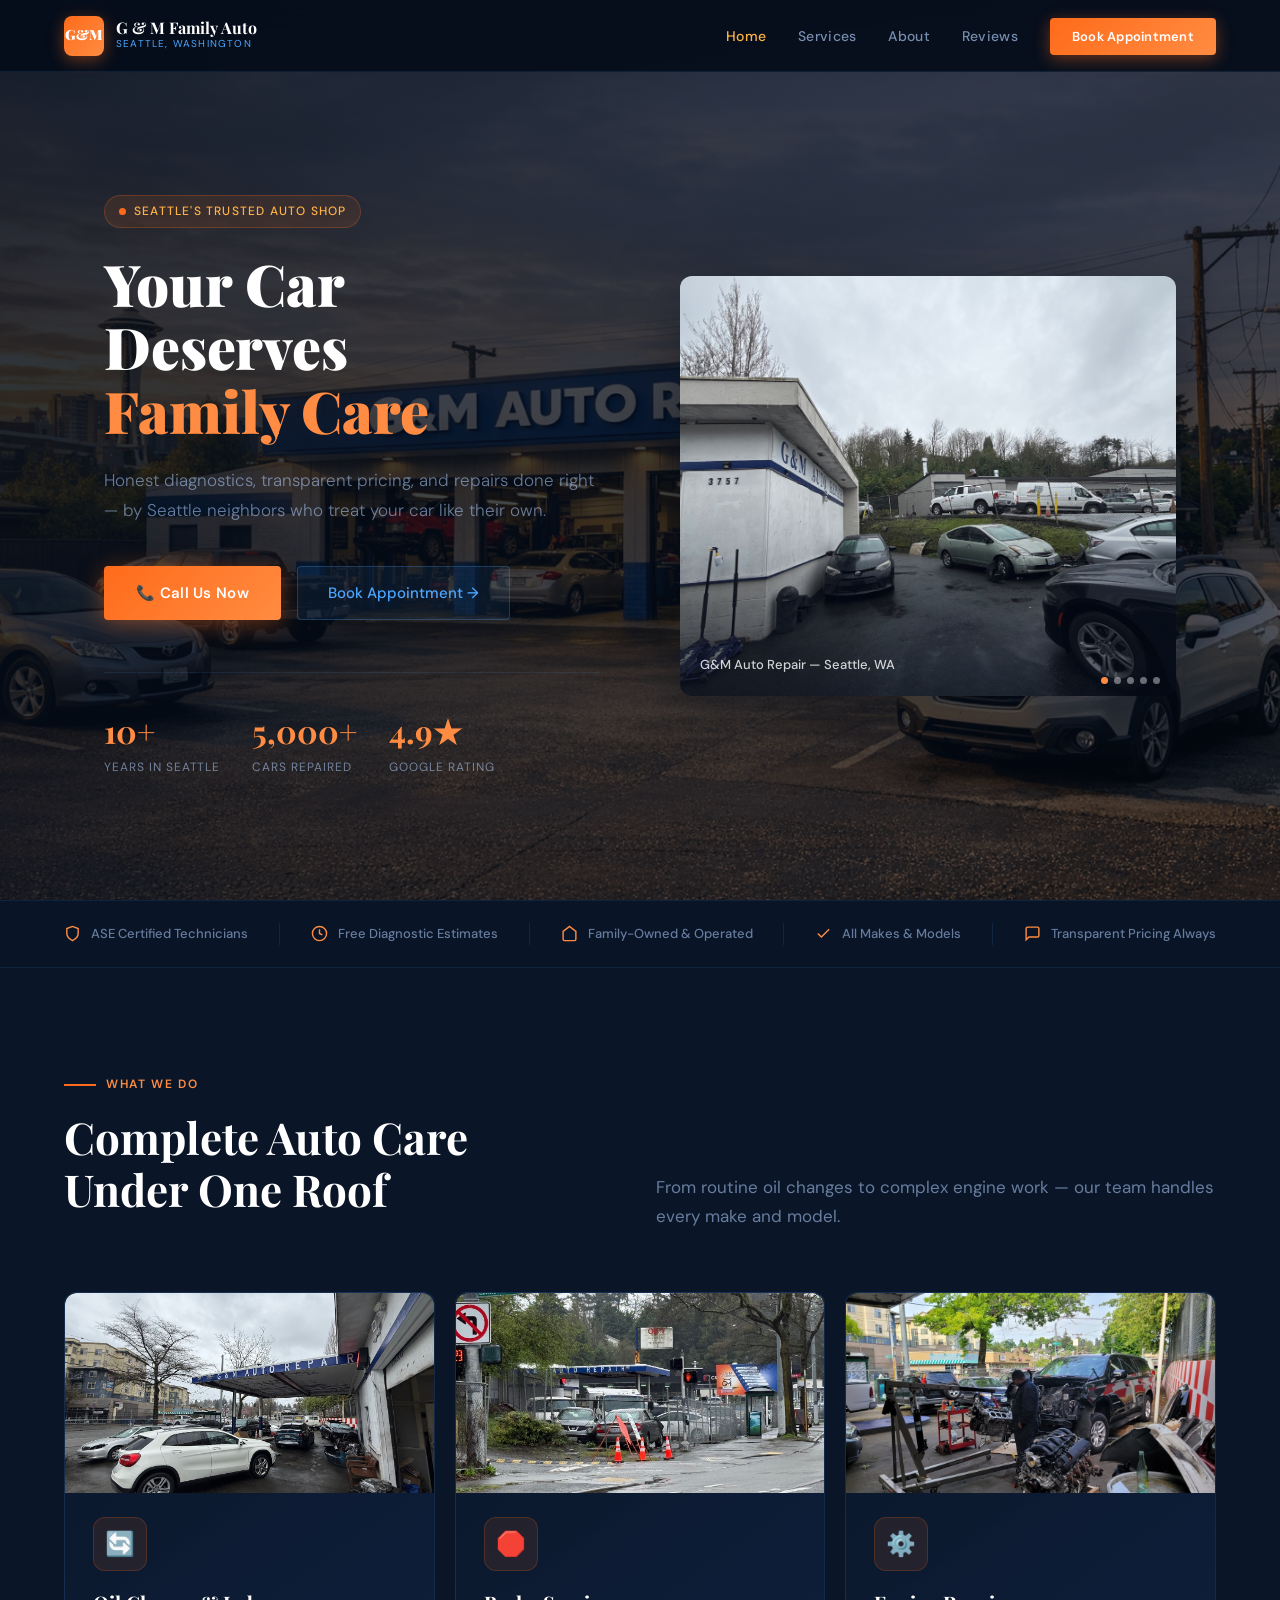
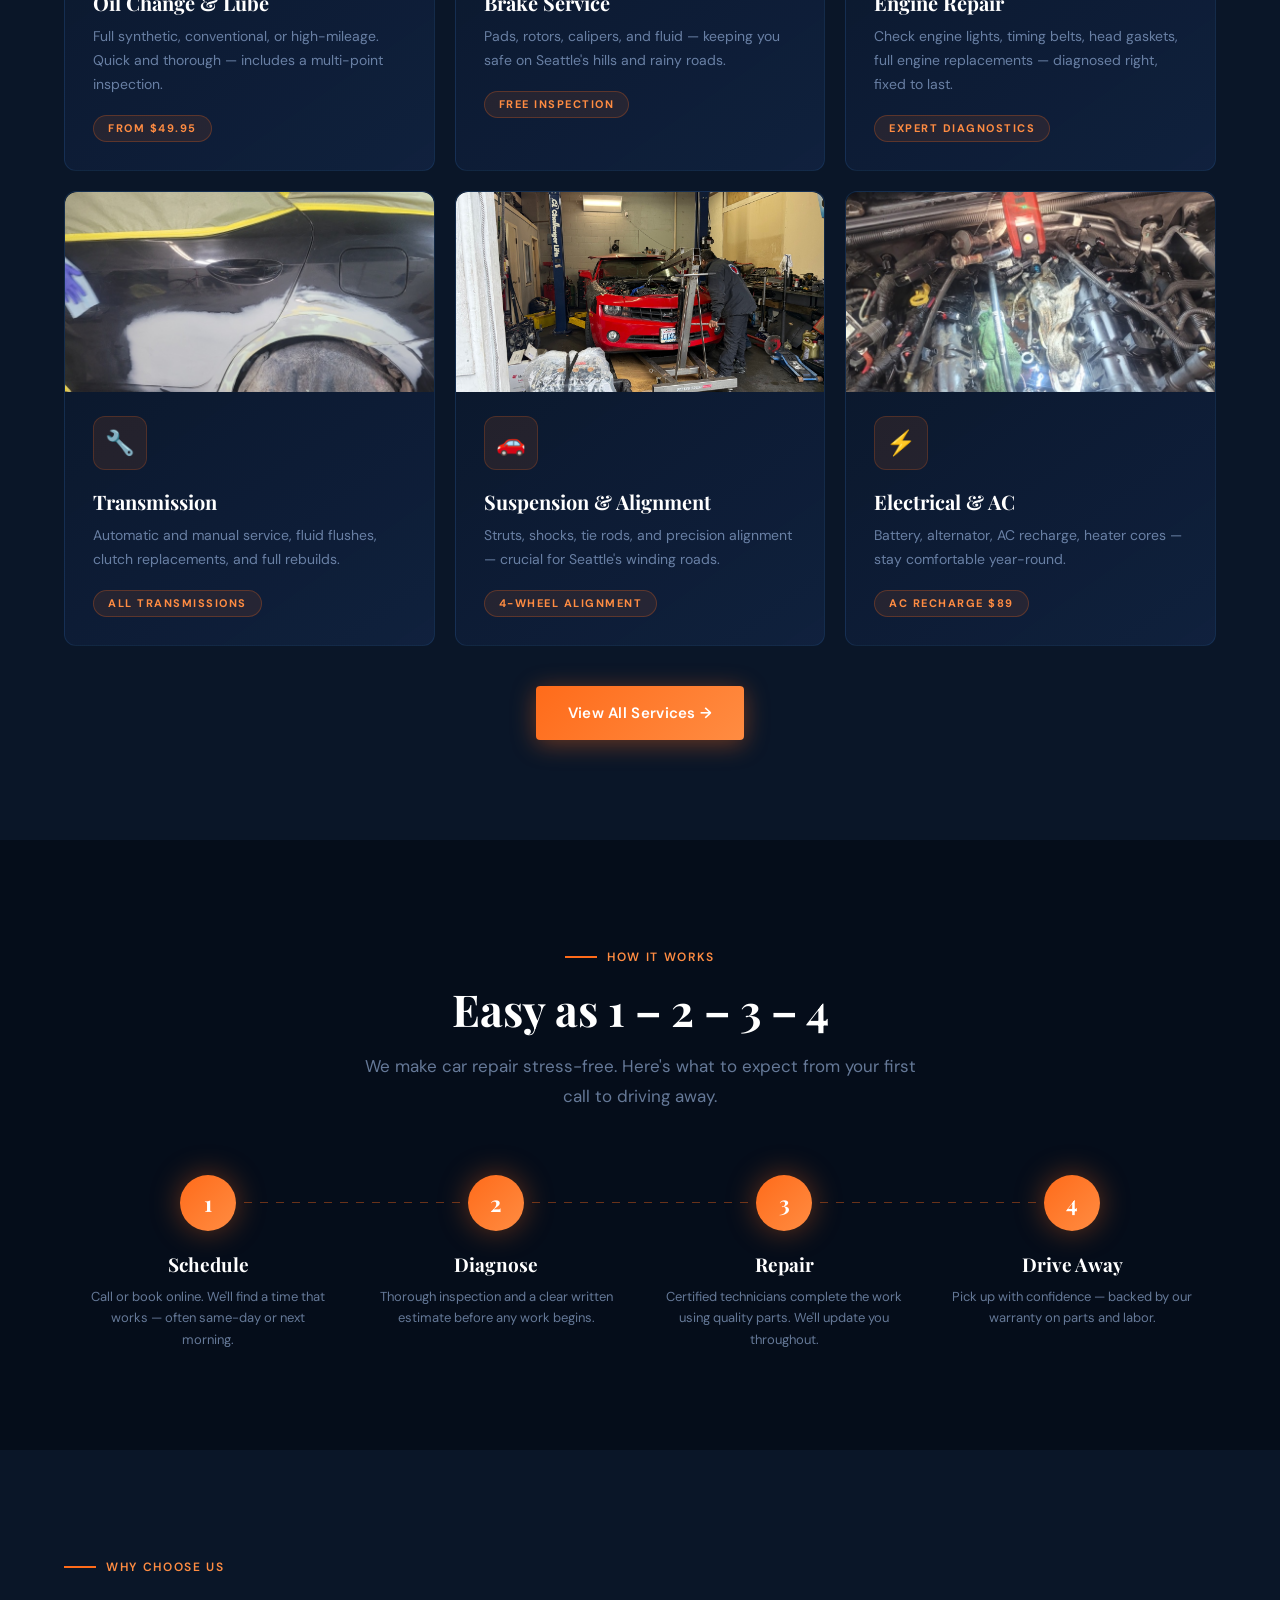
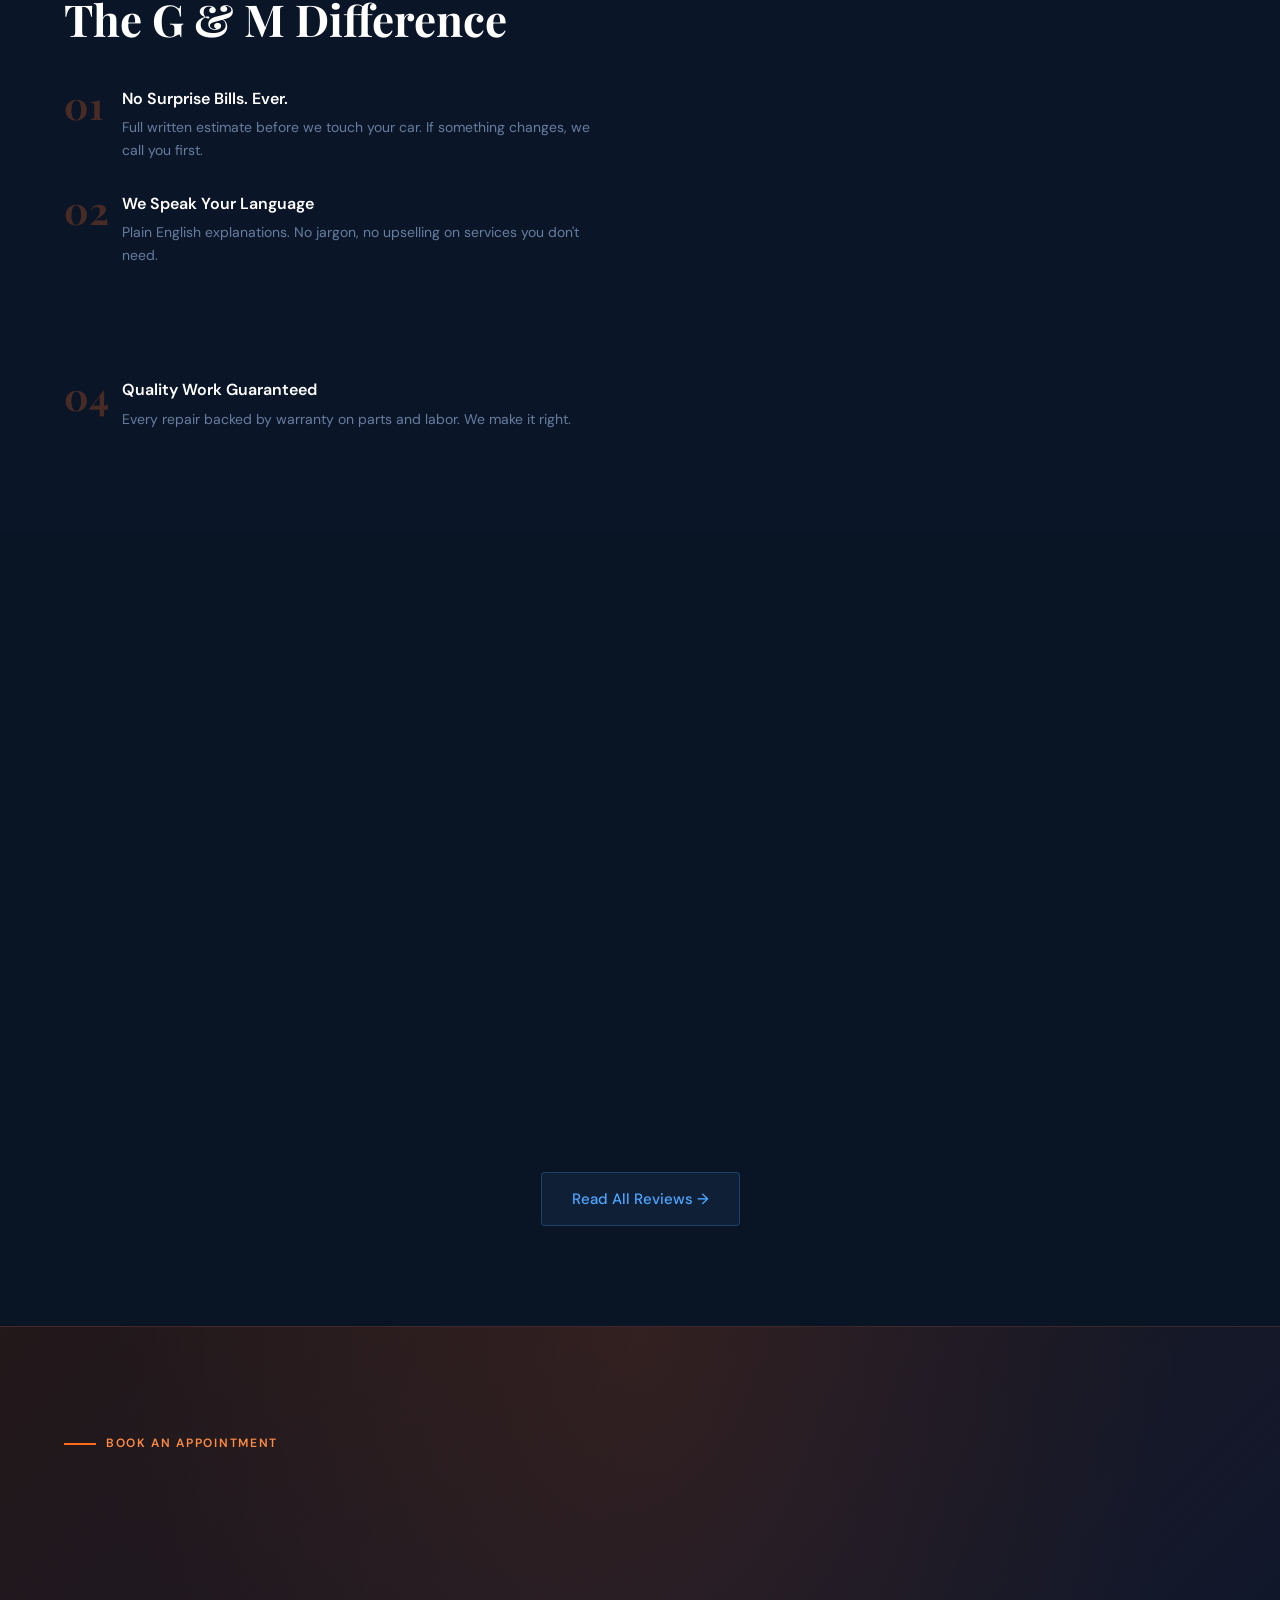
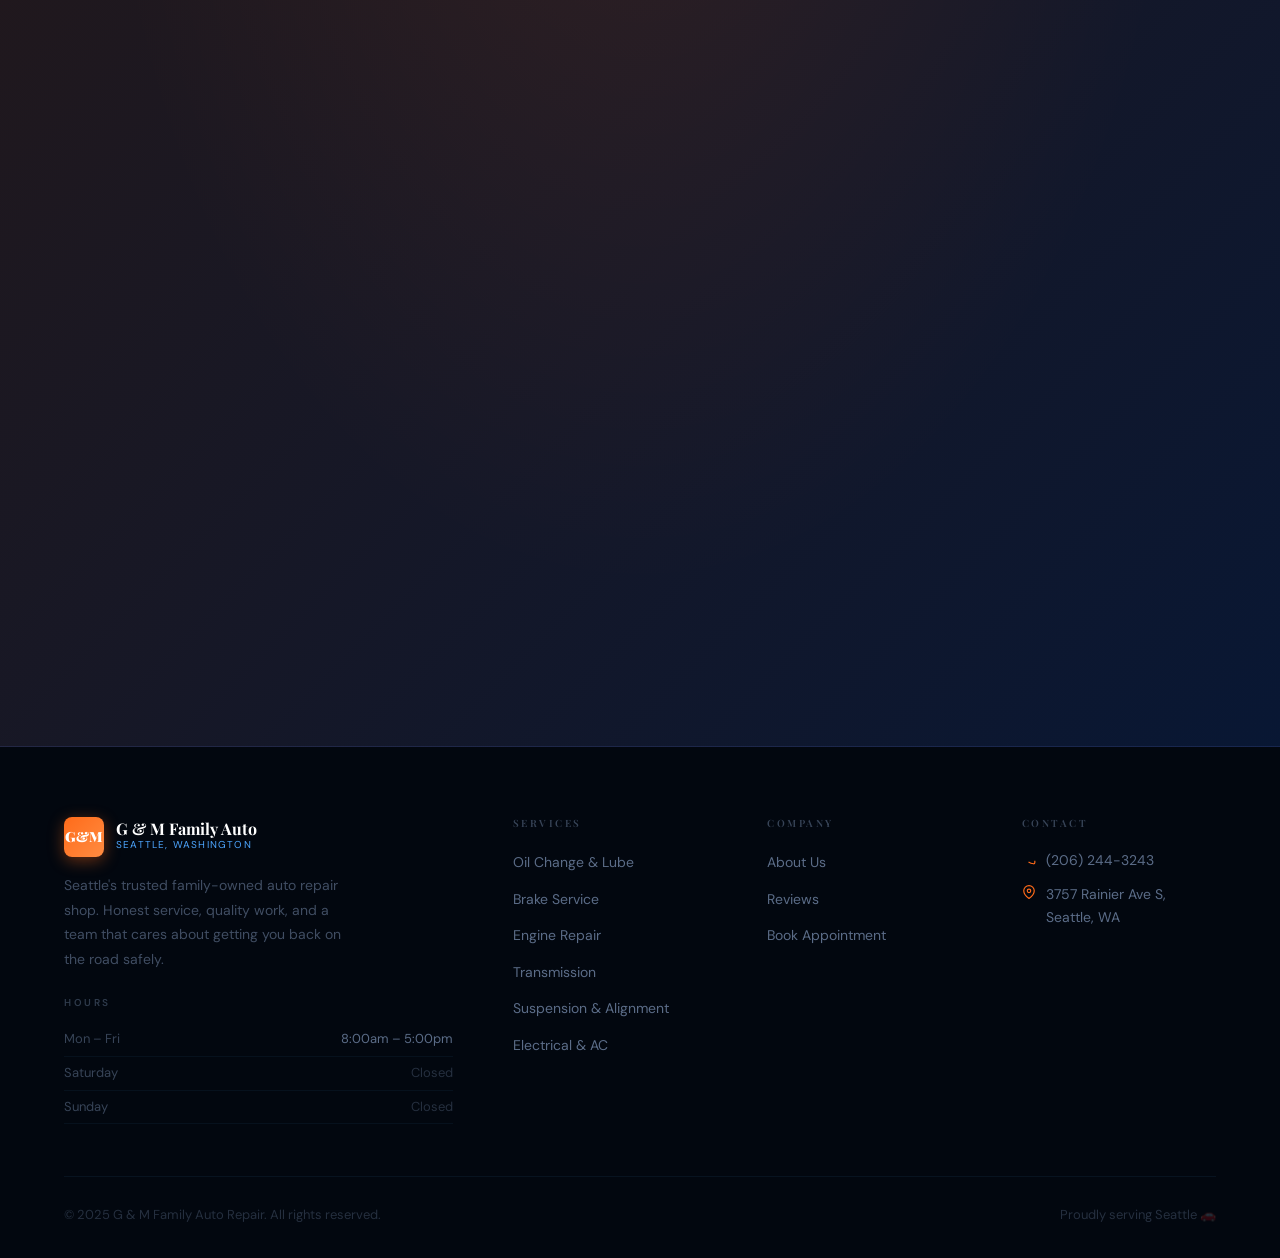
<file: index.html>
<!DOCTYPE html>
<html lang="en">
<head>
  <meta charset="UTF-8" />
  <meta name="viewport" content="width=device-width, initial-scale=1.0" />
  <title>G & M Family Auto Repair — Seattle, WA</title>
  <meta name="description" content="Seattle's trusted family-owned auto repair shop. ASE-certified technicians, honest pricing, 12-month warranty. Call (206) 555-0198." />
  <link rel="stylesheet" href="css/style.css" />
  <link rel="icon" href="data:image/svg+xml,<svg xmlns='http://www.w3.org/2000/svg' viewBox='0 0 100 100'><text y='.9em' font-size='90'>🔧</text></svg>" />
  <style>
    /* ── HERO WITH REAL PHOTO ── */
    .hero {
      min-height: 100vh;
      position: relative;
      display: flex;
      align-items: center;
      overflow: hidden;
      padding-top: 72px;
    }

    .hero-photo-bg {
      position: absolute; inset: 0;
      background-image: url('images/IMG_2433.png');
      background-size: cover;
      background-position: center 40%;
      z-index: 0;
    }

    .hero-photo-bg::after {
      content: '';
      position: absolute; inset: 0;
      background: linear-gradient(
        135deg,
        rgba(5,13,26,0.88) 0%,
        rgba(5,13,26,0.75) 50%,
        rgba(5,13,26,0.55) 100%
      );
    }

    /* ── SLIDESHOW STRIP ── */
    .shop-slideshow {
      position: relative;
      width: 100%;
      height: 420px;
      overflow: hidden;
      border-radius: var(--radius-lg);
      box-shadow: var(--shadow-hard);
    }

    .shop-slide {
      position: absolute; inset: 0;
      background-size: cover;
      background-position: center;
      opacity: 0;
      transition: opacity 1.2s ease;
    }

    .shop-slide.active { opacity: 1; }

    .shop-slide::after {
      content: '';
      position: absolute; inset: 0;
      background: linear-gradient(to bottom, transparent 50%, rgba(5,13,26,0.7) 100%);
    }

    .slide-caption {
      position: absolute;
      bottom: 20px; left: 20px; right: 20px;
      z-index: 2;
      color: white;
      font-size: 13px;
      font-weight: 500;
      opacity: 0.8;
    }

    .slide-dots {
      position: absolute;
      bottom: 12px; right: 16px;
      z-index: 2;
      display: flex; gap: 6px;
    }

    .slide-dot {
      width: 7px; height: 7px;
      border-radius: 50%;
      background: rgba(255,255,255,0.4);
      cursor: pointer;
      transition: background 0.3s;
    }

    .slide-dot.active { background: var(--orange-400); }

    /* ── ACTION PHOTOS IN SERVICES ── */
    .service-photo {
      width: 100%; height: 200px;
      object-fit: cover;
      border-radius: var(--radius-lg) var(--radius-lg) 0 0;
      display: block;
    }

    .service-card-dark { overflow: hidden; }

    /* ── ABOUT PHOTO GRID ── */
    .about-photo-grid {
      display: grid;
      grid-template-columns: 1fr 1fr;
      grid-template-rows: 260px 200px;
      gap: 10px;
      border-radius: 20px;
      overflow: hidden;
    }

    .about-photo-grid img {
      width: 100%; height: 100%;
      object-fit: cover;
      display: block;
    }

    .about-photo-grid img:first-child {
      grid-column: 1 / -1;
    }

    @media(max-width:768px) {
      .about-photo-grid { grid-template-columns: 1fr; grid-template-rows: auto; }
      .about-photo-grid img:first-child { grid-column: 1; }
      .shop-slideshow { height: 280px; }
    }
  </style>
</head>
<body>

<!-- NAVBAR -->
<nav class="navbar" id="navbar">
  <div class="nav-logo">
    <div class="nav-logo-mark">G&M</div>
    <div class="nav-logo-text">
      <span class="nav-logo-name">G & M Family Auto</span>
      <span class="nav-logo-sub">Seattle, Washington</span>
    </div>
  </div>
  <ul class="nav-links" id="navLinks">
    <li><a href="index.html" class="active">Home</a></li>
    <li><a href="pages/services.html">Services</a></li>
    <li><a href="pages/about.html">About</a></li>
    <li><a href="pages/reviews.html">Reviews</a></li>
    <li><a href="#booking" class="nav-cta">Book Appointment</a></li>
  </ul>
  <button class="hamburger" id="hamburger" aria-label="Menu">
    <span></span><span></span><span></span>
  </button>
</nav>

<!-- HERO -->
<section class="hero">
  <div class="hero-photo-bg"></div>
  <div class="hero-content" style="position:relative;z-index:2;">
    <div class="hero-left">
      <div class="hero-badge fade-up">
        <div class="hero-badge-dot"></div>
        <span>Seattle's Trusted Auto Shop</span>
      </div>
      <h1 class="hero-title fade-up">
        Your Car Deserves<br/><span class="accent">Family Care</span>
      </h1>
      <p class="hero-desc fade-up">
        Honest diagnostics, transparent pricing, and repairs done right — by Seattle neighbors who treat your car like their own.
      </p>
      <div class="hero-actions fade-up">
        <a href="tel:+12062443243" class="btn-primary">📞 Call Us Now</a>
        <a href="#booking" class="btn-outline">Book Appointment →</a>
      </div>
      <div class="hero-stats fade-up">
        <div>
          <div class="hero-stat-num" data-count="10" data-suffix="+">0+</div>
          <div class="hero-stat-label">Years in Seattle</div>
        </div>
        <div>
          <div class="hero-stat-num" data-count="5000" data-suffix="+">0+</div>
          <div class="hero-stat-label">Cars Repaired</div>
        </div>
        <div>
          <div class="hero-stat-num">4.9★</div>
          <div class="hero-stat-label">Google Rating</div>
        </div>
      </div>
    </div>

    <!-- REAL PHOTO SLIDESHOW replacing hero card -->
    <div class="hero-visual">
      <div class="shop-slideshow" id="shopSlideshow">
        <div class="shop-slide active" style="background-image:url('images/IMG_2158.jpeg');">
          <div class="slide-caption">G&M Auto Repair — Seattle, WA</div>
        </div>
        <div class="shop-slide" style="background-image:url('images/IMG_2157.jpeg');">
          <div class="slide-caption">G&M Auto Repair — Open for Business</div>
        </div>
        <div class="shop-slide" style="background-image:url('images/IMG_2159.jpeg');">
          <div class="slide-caption">Engine Work — We Handle the Heavy Stuff</div>
        </div>
        <div class="shop-slide" style="background-image:url('images/IMG_2175.jpeg');">
          <div class="slide-caption">Inside Our Shop</div>
        </div>
        <div class="shop-slide" style="background-image:url('images/Resized_20250329_123104.jpeg');">
          <div class="slide-caption">Engine Replacement Specialists</div>
        </div>
        <div class="slide-dots" id="slideDots"></div>
      </div>
    </div>
  </div>
</section>

<!-- TRUST BAR -->
<div class="trust-bar">
  <div class="trust-inner">
    <div class="trust-item">
      <svg width="17" height="17" viewBox="0 0 24 24" fill="none" stroke="currentColor" stroke-width="2"><path d="M12 22s8-4 8-10V5l-8-3-8 3v7c0 6 8 10 8 10z"/></svg>
      ASE Certified Technicians
    </div>
    <div class="trust-divider"></div>
    <div class="trust-item">
      <svg width="17" height="17" viewBox="0 0 24 24" fill="none" stroke="currentColor" stroke-width="2"><circle cx="12" cy="12" r="10"/><polyline points="12 6 12 12 16 14"/></svg>
      Free Diagnostic Estimates
    </div>
    <div class="trust-divider"></div>
    <div class="trust-item">
      <svg width="17" height="17" viewBox="0 0 24 24" fill="none" stroke="currentColor" stroke-width="2"><path d="M3 9l9-7 9 7v11a2 2 0 01-2 2H5a2 2 0 01-2-2z"/></svg>
      Family-Owned & Operated
    </div>
    <div class="trust-divider"></div>
    <div class="trust-item">
      <svg width="17" height="17" viewBox="0 0 24 24" fill="none" stroke="currentColor" stroke-width="2"><polyline points="20 6 9 17 4 12"/></svg>
      All Makes & Models
    </div>
    <div class="trust-divider"></div>
    <div class="trust-item">
      <svg width="17" height="17" viewBox="0 0 24 24" fill="none" stroke="currentColor" stroke-width="2"><path d="M21 15a2 2 0 01-2 2H7l-4 4V5a2 2 0 012-2h14a2 2 0 012 2z"/></svg>
      Transparent Pricing Always
    </div>
  </div>
</div>

<!-- SERVICES PREVIEW -->
<section class="section services-section" id="services">
  <div class="section-inner">
    <div style="display:flex;justify-content:space-between;align-items:flex-end;margin-bottom:60px;gap:40px;flex-wrap:wrap;">
      <div>
        <div class="section-label fade-up"><div class="section-label-line"></div><span>What We Do</span></div>
        <h2 class="section-title fade-up">Complete Auto Care<br/>Under One Roof</h2>
      </div>
      <p class="section-desc fade-up">From routine oil changes to complex engine work — our team handles every make and model.</p>
    </div>
    <div class="services-grid">

      <div class="service-card fade-up" style="padding:0;">
        <img src="images/IMG_2156.jpeg" alt="Engine repair at G&M Auto" class="service-photo" />
        <div style="padding:24px 28px 28px;">
          <div class="service-icon" style="margin-top:0;">🔄</div>
          <h3>Oil Change & Lube</h3>
          <p>Full synthetic, conventional, or high-mileage. Quick and thorough — includes a multi-point inspection.</p>
          <span class="service-price">From $49.95</span>
        </div>
      </div>

      <div class="service-card fade-up" style="padding:0;">
        <img src="images/IMG_2145.jpeg" alt="Brake service" class="service-photo" />
        <div style="padding:24px 28px 28px;">
          <div class="service-icon" style="margin-top:0;">🛑</div>
          <h3>Brake Service</h3>
          <p>Pads, rotors, calipers, and fluid — keeping you safe on Seattle's hills and rainy roads.</p>
          <span class="service-price">Free Inspection</span>
        </div>
      </div>

      <div class="service-card fade-up" style="padding:0;">
        <img src="images/Resized_20250521_180039.jpeg" alt="Engine repair" class="service-photo" />
        <div style="padding:24px 28px 28px;">
          <div class="service-icon" style="margin-top:0;">⚙️</div>
          <h3>Engine Repair</h3>
          <p>Check engine lights, timing belts, head gaskets, full engine replacements — diagnosed right, fixed to last.</p>
          <span class="service-price">Expert Diagnostics</span>
        </div>
      </div>

      <div class="service-card fade-up" style="padding:0;">
        <img src="images/Resized_20260128_104630.jpeg" alt="Transmission service" class="service-photo" />
        <div style="padding:24px 28px 28px;">
          <div class="service-icon" style="margin-top:0;">🔧</div>
          <h3>Transmission</h3>
          <p>Automatic and manual service, fluid flushes, clutch replacements, and full rebuilds.</p>
          <span class="service-price">All Transmissions</span>
        </div>
      </div>

      <div class="service-card fade-up" style="padding:0;">
        <img src="images/IMG_2163.jpeg" alt="Suspension and alignment" class="service-photo" />
        <div style="padding:24px 28px 28px;">
          <div class="service-icon" style="margin-top:0;">🚗</div>
          <h3>Suspension & Alignment</h3>
          <p>Struts, shocks, tie rods, and precision alignment — crucial for Seattle's winding roads.</p>
          <span class="service-price">4-Wheel Alignment</span>
        </div>
      </div>

      <div class="service-card fade-up" style="padding:0;">
        <img src="images/Resized_20260107_155221.jpeg" alt="Electrical and AC" class="service-photo" />
        <div style="padding:24px 28px 28px;">
          <div class="service-icon" style="margin-top:0;">⚡</div>
          <h3>Electrical & AC</h3>
          <p>Battery, alternator, AC recharge, heater cores — stay comfortable year-round.</p>
          <span class="service-price">AC Recharge $89</span>
        </div>
      </div>

    </div>
    <div style="text-align:center;margin-top:40px;">
      <a href="pages/services.html" class="btn-primary" style="display:inline-flex;">View All Services →</a>
    </div>
  </div>
</section>

<!-- PROCESS -->
<section class="section process-section">
  <div class="section-inner">
    <div style="text-align:center;">
      <div class="section-label fade-up" style="justify-content:center;"><div class="section-label-line"></div><span>How It Works</span></div>
      <h2 class="section-title fade-up" style="text-align:center;">Easy as 1 – 2 – 3 – 4</h2>
      <p class="section-desc fade-up" style="margin:0 auto;text-align:center;">We make car repair stress-free. Here's what to expect from your first call to driving away.</p>
    </div>
    <div class="process-steps">
      <div class="process-step fade-up"><div class="process-circle">1</div><h3>Schedule</h3><p>Call or book online. We'll find a time that works — often same-day or next morning.</p></div>
      <div class="process-step fade-up"><div class="process-circle">2</div><h3>Diagnose</h3><p>Thorough inspection and a clear written estimate before any work begins.</p></div>
      <div class="process-step fade-up"><div class="process-circle">3</div><h3>Repair</h3><p>Certified technicians complete the work using quality parts. We'll update you throughout.</p></div>
      <div class="process-step fade-up"><div class="process-circle">4</div><h3>Drive Away</h3><p>Pick up with confidence — backed by our warranty on parts and labor.</p></div>
    </div>
  </div>
</section>

<!-- WHY US -->
<section class="section why-section">
  <div class="section-inner">
    <div class="why-grid">
      <div>
        <div class="section-label fade-up"><div class="section-label-line"></div><span>Why Choose Us</span></div>
        <h2 class="section-title fade-up">The G & M Difference</h2>
        <ul class="why-list">
          <li class="why-item fade-up"><div class="why-num">01</div><div><div class="why-title">No Surprise Bills. Ever.</div><p class="why-desc">Full written estimate before we touch your car. If something changes, we call you first.</p></div></li>
          <li class="why-item fade-up"><div class="why-num">02</div><div><div class="why-title">We Speak Your Language</div><p class="why-desc">Plain English explanations. No jargon, no upselling on services you don't need.</p></div></li>
          <li class="why-item fade-up"><div class="why-num">03</div><div><div class="why-title">Locally Rooted</div><p class="why-desc">Repairing Seattle families' cars for years. Every customer is a neighbor.</p></div></li>
          <li class="why-item fade-up"><div class="why-num">04</div><div><div class="why-title">Quality Work Guaranteed</div><p class="why-desc">Every repair backed by warranty on parts and labor. We make it right.</p></div></li>
        </ul>
      </div>
      <div class="fade-up">
        <div class="why-card">
          <div class="why-stars"><span>★</span><span>★</span><span>★</span><span>★</span><span>★</span></div>
          <p class="why-quote">"They treated my car like it was a <strong>brand-new car</strong> worth fixing right. Best shop in Seattle."</p>
          <div class="why-attr">
            <div class="why-avatar">J</div>
            <div><div class="why-name">Justin D.</div><div class="why-role">Seattle · Verified Google Review</div></div>
          </div>
        </div>
        <div class="stat-pill">
          <div class="stat-pill-num">4.9★</div>
          <div class="stat-pill-label"><strong>Google Rating</strong>Trusted by Seattle drivers</div>
        </div>
      </div>
    </div>
  </div>
</section>

<!-- REVIEWS -->
<section class="section reviews-section" id="reviews">
  <div class="section-inner">
    <div class="reviews-header">
      <div>
        <div class="section-label fade-up"><div class="section-label-line"></div><span>Customer Reviews</span></div>
        <h2 class="section-title fade-up">What Seattle Drivers Say</h2>
      </div>
      <div class="reviews-rating fade-up">
        <div class="reviews-rating-num">4.9</div>
        <div class="reviews-rating-stars">★★★★★</div>
        <div class="reviews-rating-count">Google Reviews</div>
      </div>
    </div>
    <div class="reviews-grid">
      <div class="review-card fade-up">
        <div class="review-stars">★★★★★</div>
        <p class="review-text">"They do great work and are very standup people. It's obvious that the owner cares for the working man and has a great crew. For quality work and honest feedback, I would recommend these guys over anyone else!"</p>
        <div class="review-author"><div class="review-initials" style="background:linear-gradient(135deg,#FF6B1A,#FF8C42);">JD</div><div><div class="review-name">Justin D.</div><div class="review-location">Seattle</div></div></div>
      </div>
      <div class="review-card fade-up">
        <div class="review-stars">★★★★★</div>
        <p class="review-text">"This is a family-owned business and they really care. Fair prices, honest service! This is the place to have your car serviced!"</p>
        <div class="review-author"><div class="review-initials" style="background:linear-gradient(135deg,#2563EB,#4DA6FF);">LM</div><div><div class="review-name">Les M.</div><div class="review-location">Seattle</div></div></div>
      </div>
      <div class="review-card fade-up">
        <div class="review-stars">★★★★★</div>
        <p class="review-text">"I took my Ford Taurus SHO after having two other mechanics look at it. They were thoughtful, informative and thorough. Got my car back in a timely manner and it is working GREAT!"</p>
        <div class="review-author"><div class="review-initials" style="background:linear-gradient(135deg,#1A3A6B,#2563EB);">RJ</div><div><div class="review-name">Richard J.</div><div class="review-location">Seattle</div></div></div>
      </div>
    </div>
    <div style="text-align:center;margin-top:40px;">
      <a href="pages/reviews.html" class="btn-outline" style="display:inline-flex;">Read All Reviews →</a>
    </div>
  </div>
</section>

<!-- BOOKING -->
<section class="booking-section" id="booking">
  <div class="booking-inner">
    <div class="booking-info">
      <div class="section-label fade-up"><div class="section-label-line"></div><span>Book an Appointment</span></div>
      <h2 class="section-title fade-up">Ready to Bring<br/>Your Car In?</h2>
      <p class="section-desc fade-up" style="margin-bottom:36px;">Fill in the form and we'll call you to confirm. Or just call us directly.</p>
      <div class="fade-up">
        <div class="contact-item"><div class="contact-icon">📞</div><div><div class="contact-label">Phone</div><div class="contact-value"><a href="tel:+12062443243" style="color:white;">(206) 244-3243</a></div></div></div>
        <div class="contact-item"><div class="contact-icon">📍</div><div><div class="contact-label">Address</div><div class="contact-value">3757 Rainier Ave S<br/>Seattle, WA</div></div></div>
        <div class="contact-item"><div class="contact-icon">🕐</div><div><div class="contact-label">Hours</div><div class="contact-value">Mon–Fri: 8am–5pm<br/>Sat & Sun: Closed</div></div></div>
      </div>
    </div>
    <div class="booking-form-wrap fade-up" id="bookingFormWrap">
      <div class="form-title">Book an Appointment</div>
      <div class="form-subtitle">We'll confirm within 1 hour. Most appointments available same or next day.</div>
      <form id="bookingForm">
        <div class="form-row">
          <div class="form-group"><label class="form-label">Your Name *</label><input type="text" class="form-input" id="b-name" placeholder="Full name" required /></div>
          <div class="form-group"><label class="form-label">Phone *</label><input type="tel" class="form-input" id="b-phone" placeholder="(206) 555-0000" required /></div>
        </div>
        <div class="form-group"><label class="form-label">Email</label><input type="email" class="form-input" id="b-email" placeholder="you@email.com" /></div>
        <div class="form-group">
          <label class="form-label">Service Needed *</label>
          <select class="form-select" id="b-service" required>
            <option value="">Select a service...</option>
            <option>Oil Change & Lube</option>
            <option>Brake Service</option>
            <option>Engine Repair / Diagnostics</option>
            <option>Transmission Service</option>
            <option>Suspension & Alignment</option>
            <option>Electrical & AC</option>
            <option>General Inspection</option>
            <option>Other / Not Sure</option>
          </select>
        </div>
        <div class="form-group"><label class="form-label">Vehicle (Year, Make, Model)</label><input type="text" class="form-input" id="b-vehicle" placeholder="e.g. 2018 Toyota Camry" /></div>
        <div class="form-group"><label class="form-label">Preferred Date</label><input type="date" class="form-input" id="b-date" /></div>
        <div class="form-group"><label class="form-label">Describe the Issue</label><textarea class="form-textarea" id="b-notes" placeholder="Any noises, warning lights, or symptoms..."></textarea></div>
        <button type="submit" class="btn-submit" id="bookingSubmitBtn">Request Appointment</button>
      </form>
    </div>
  </div>
</section>

<!-- FOOTER -->
<footer>
  <div class="footer-inner">
    <div class="footer-grid">
      <div>
        <div class="nav-logo" style="margin-bottom:16px;">
          <div class="nav-logo-mark">G&M</div>
          <div class="nav-logo-text"><span class="nav-logo-name">G & M Family Auto</span><span class="nav-logo-sub">Seattle, Washington</span></div>
        </div>
        <p style="color:rgba(180,210,255,0.35);font-size:14px;line-height:1.75;max-width:280px;">Seattle's trusted family-owned auto repair shop. Honest service, quality work, and a team that cares about getting you back on the road safely.</p>
        <div class="footer-hours" style="margin-top:24px;">
          <div style="font-size:10px;font-weight:600;letter-spacing:2.5px;text-transform:uppercase;color:rgba(180,210,255,0.25);margin-bottom:12px;">Hours</div>
          <div class="footer-hour-row"><span class="day">Mon – Fri</span><span>8:00am – 5:00pm</span></div>
          <div class="footer-hour-row"><span class="day">Saturday</span><span style="color:rgba(180,210,255,0.2);">Closed</span></div>
          <div class="footer-hour-row"><span class="day">Sunday</span><span style="color:rgba(180,210,255,0.2);">Closed</span></div>
        </div>
      </div>
      <div class="footer-col">
        <h4>Services</h4>
        <ul class="footer-links">
          <li><a href="pages/services.html">Oil Change & Lube</a></li>
          <li><a href="pages/services.html">Brake Service</a></li>
          <li><a href="pages/services.html">Engine Repair</a></li>
          <li><a href="pages/services.html">Transmission</a></li>
          <li><a href="pages/services.html">Suspension & Alignment</a></li>
          <li><a href="pages/services.html">Electrical & AC</a></li>
        </ul>
      </div>
      <div class="footer-col">
        <h4>Company</h4>
        <ul class="footer-links">
          <li><a href="pages/about.html">About Us</a></li>
          <li><a href="pages/reviews.html">Reviews</a></li>
          <li><a href="#booking">Book Appointment</a></li>
        </ul>
      </div>
      <div class="footer-col">
        <h4>Contact</h4>
        <div class="footer-contact"><svg width="14" height="14" viewBox="0 0 24 24" fill="none" stroke="currentColor" stroke-width="2"><path d="M22 16.92v3a2 2 0 01-2.18 2 19.79 19.79 0 01-8.63-3.07"/></svg><a href="tel:+12062443243" style="color:rgba(180,210,255,0.5);">(206) 244-3243</a></div>
        <div class="footer-contact"><svg width="14" height="14" viewBox="0 0 24 24" fill="none" stroke="currentColor" stroke-width="2"><path d="M21 10c0 7-9 13-9 13s-9-6-9-13a9 9 0 0118 0z"/><circle cx="12" cy="10" r="3"/></svg>3757 Rainier Ave S, Seattle, WA</div>
      </div>
    </div>
    <div class="footer-bottom">
      <p>© 2025 G & M Family Auto Repair. All rights reserved.</p>
      <p>Proudly serving Seattle 🚗</p>
    </div>
  </div>
</footer>

<div class="toast" id="toast"><span>✅</span><span class="toast-msg">Done!</span></div>
<script src="js/main.js"></script>
<script>
// Slideshow
(function() {
  var slides = document.querySelectorAll('.shop-slide');
  var dotsContainer = document.getElementById('slideDots');
  var current = 0;

  // Build dots
  slides.forEach(function(_, i) {
    var dot = document.createElement('div');
    dot.className = 'slide-dot' + (i === 0 ? ' active' : '');
    dot.addEventListener('click', function() { goTo(i); });
    dotsContainer.appendChild(dot);
  });

  function goTo(n) {
    slides[current].classList.remove('active');
    dotsContainer.children[current].classList.remove('active');
    current = n;
    slides[current].classList.add('active');
    dotsContainer.children[current].classList.add('active');
  }

  setInterval(function() {
    goTo((current + 1) % slides.length);
  }, 4000);
})();
</script>
</body>
</html>
</file>
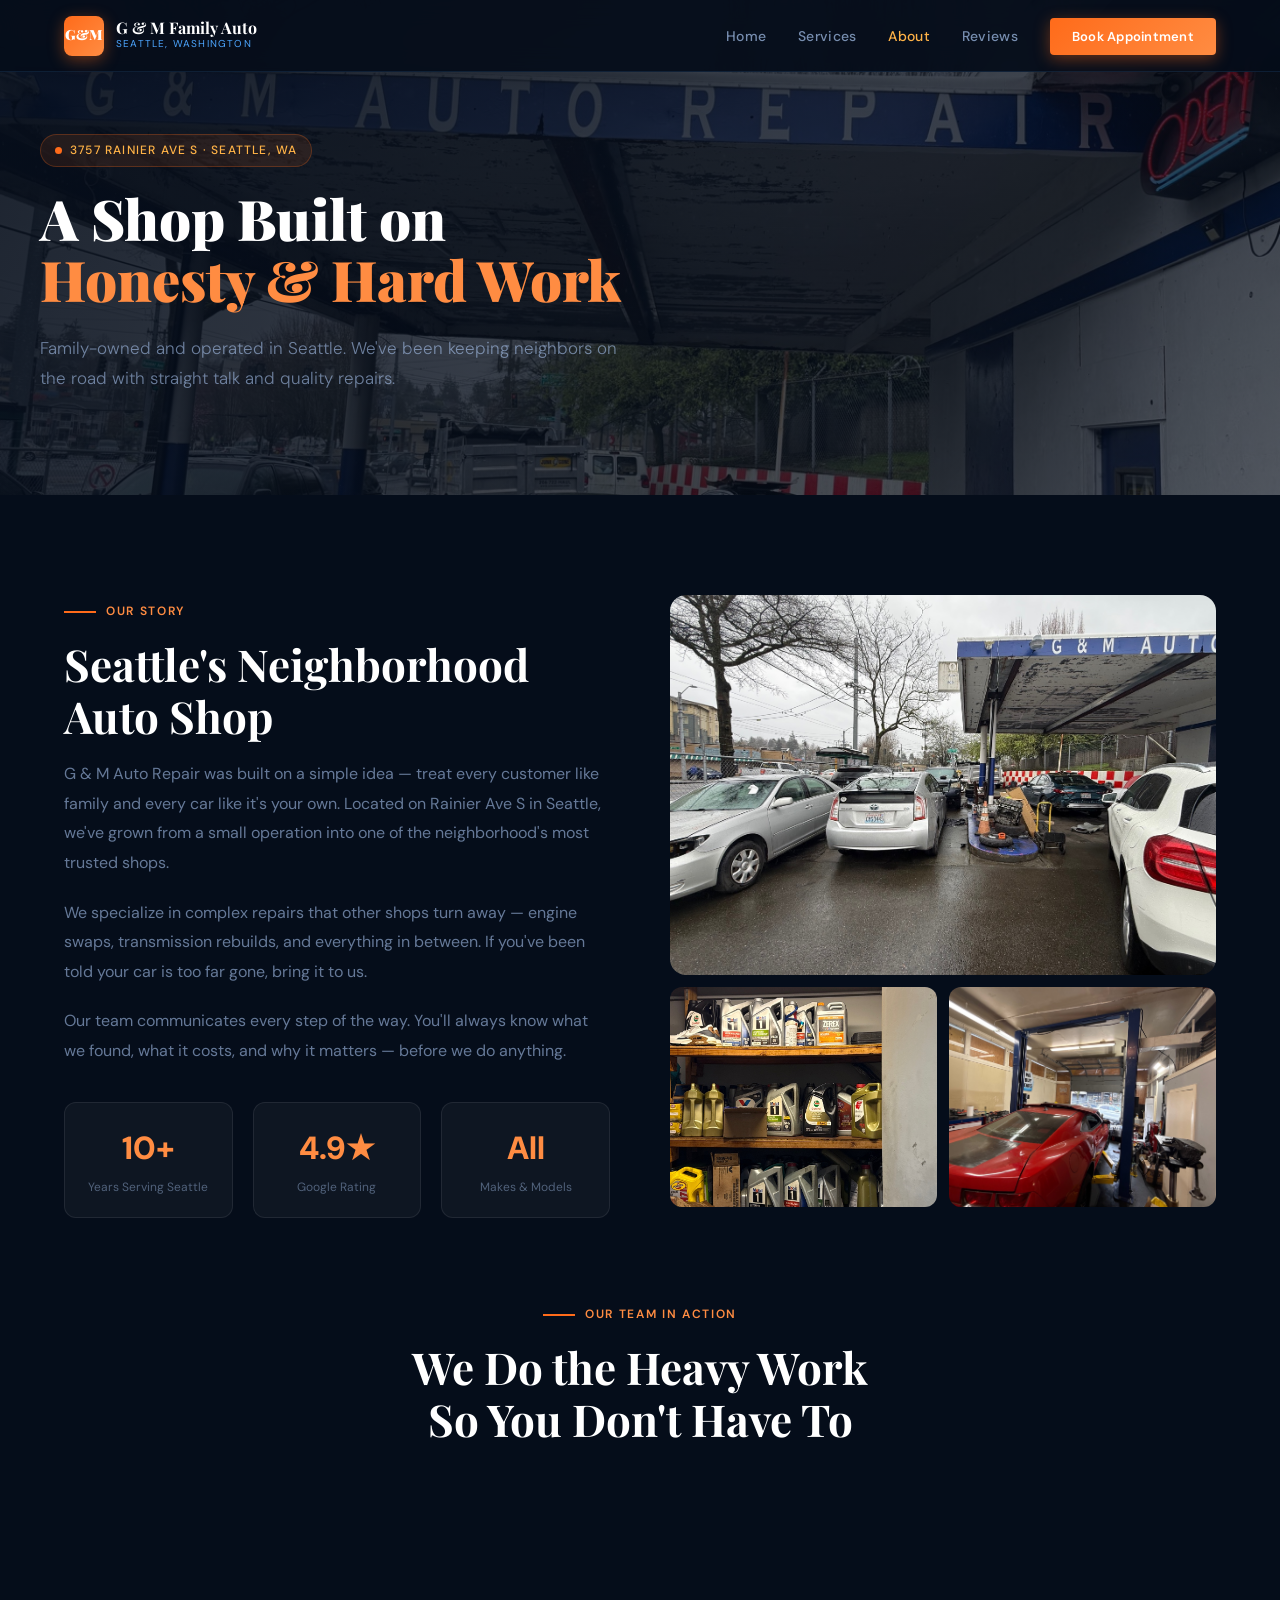
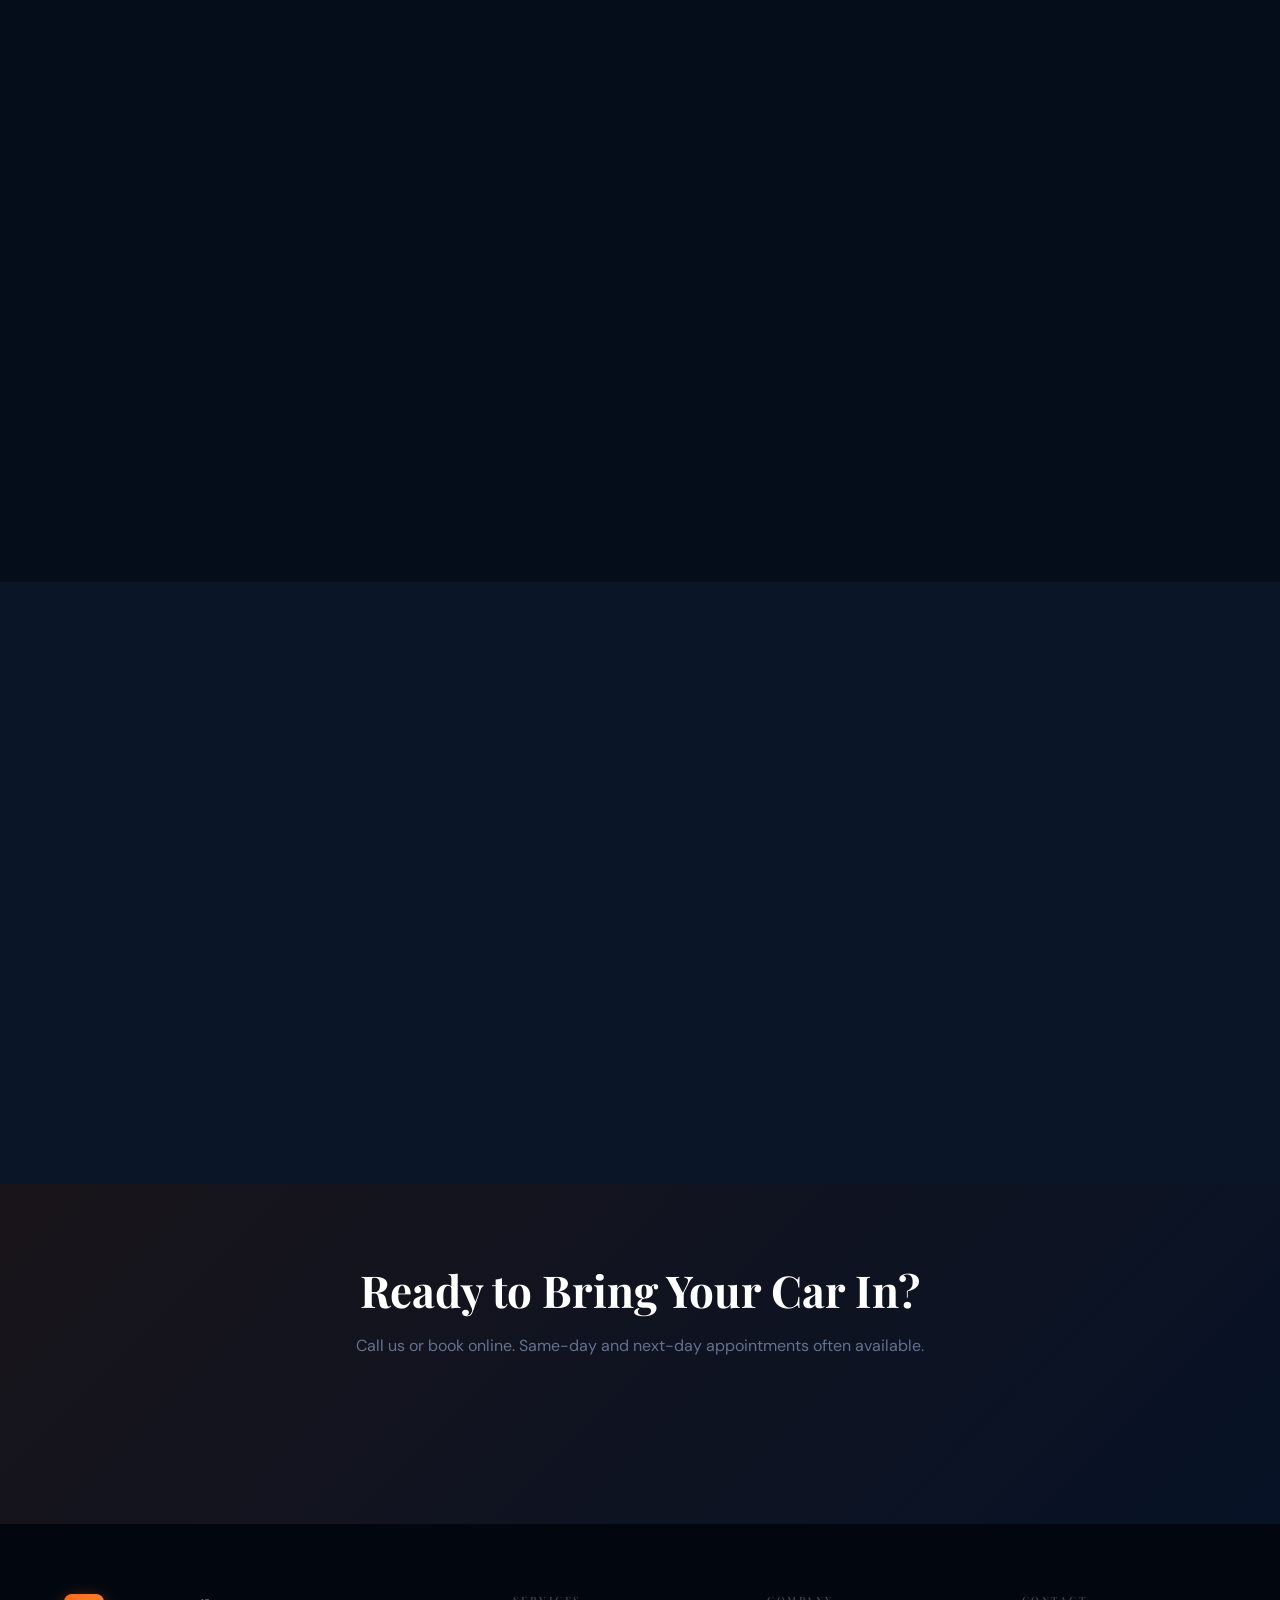
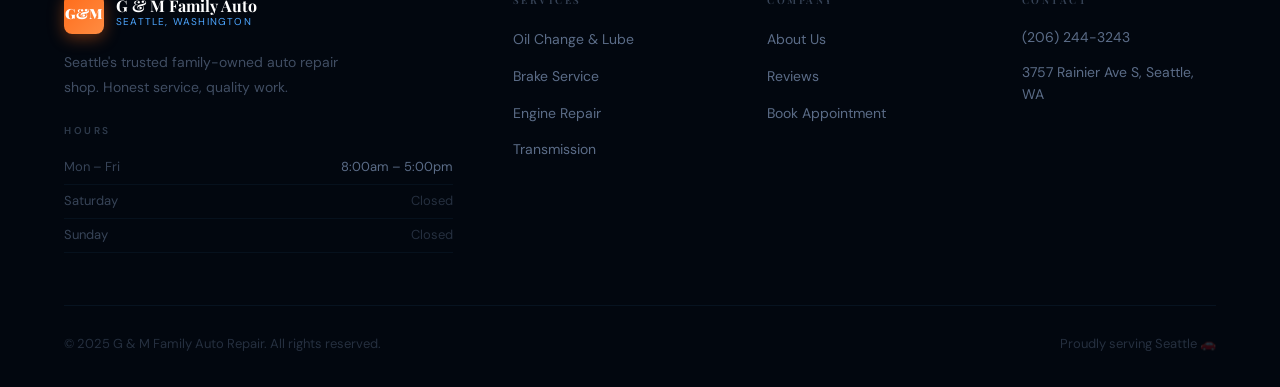
<file: pages/about.html>
<!DOCTYPE html>
<html lang="en">
<head>
  <meta charset="UTF-8" />
  <meta name="viewport" content="width=device-width, initial-scale=1.0" />
  <title>About Us — G & M Family Auto Repair</title>
  <meta name="description" content="Learn about G & M Family Auto Repair — Seattle's trusted family-owned shop on Rainier Ave S." />
  <link rel="stylesheet" href="../css/style.css" />
  <style>
    .about-hero {
      min-height: 55vh;
      position: relative;
      display: flex;
      align-items: center;
      padding-top: 72px;
      overflow: hidden;
    }
    .about-hero-bg {
      position: absolute; inset: 0;
      background-image: url('../images/IMG_2155.jpeg');
      background-size: cover;
      background-position: center 30%;
      z-index: 0;
    }
    .about-hero-bg::after {
      content: '';
      position: absolute; inset: 0;
      background: linear-gradient(135deg, rgba(5,13,26,0.92) 0%, rgba(5,13,26,0.65) 100%);
    }
    .about-hero-content {
      position: relative; z-index: 2;
      max-width: 680px;
      padding: 60px 40px;
    }
    /* Photo grid */
    .about-photo-main {
      width: 100%;
      height: 380px;
      object-fit: cover;
      border-radius: 16px;
      display: block;
      margin-bottom: 12px;
    }
    .about-photo-row {
      display: grid;
      grid-template-columns: 1fr 1fr;
      gap: 12px;
    }
    .about-photo-row img {
      width: 100%;
      height: 220px;
      object-fit: cover;
      border-radius: 12px;
      display: block;
    }
    /* Team action shots */
    .team-photos {
      display: grid;
      grid-template-columns: repeat(3, 1fr);
      gap: 16px;
      margin-top: 60px;
    }
    .team-photo-card {
      position: relative;
      border-radius: 16px;
      overflow: hidden;
      height: 280px;
    }
    .team-photo-card img {
      width: 100%; height: 100%;
      object-fit: cover;
      display: block;
      transition: transform 0.4s ease;
    }
    .team-photo-card:hover img { transform: scale(1.04); }
    .team-photo-card::after {
      content: '';
      position: absolute; inset: 0;
      background: linear-gradient(to bottom, transparent 40%, rgba(5,13,26,0.85) 100%);
    }
    .team-photo-label {
      position: absolute;
      bottom: 16px; left: 16px; right: 16px;
      z-index: 2;
      color: white;
      font-size: 13px;
      font-weight: 600;
    }
    @media(max-width:768px) {
      .about-photo-row { grid-template-columns: 1fr; }
      .team-photos { grid-template-columns: 1fr 1fr; }
      .about-hero-content { padding: 40px 24px; }
    }
    @media(max-width:480px) {
      .team-photos { grid-template-columns: 1fr; }
    }
  </style>
</head>
<body>

<!-- NAVBAR -->
<nav class="navbar" id="navbar">
  <div class="nav-logo">
    <div class="nav-logo-mark">G&M</div>
    <div class="nav-logo-text">
      <span class="nav-logo-name">G & M Family Auto</span>
      <span class="nav-logo-sub">Seattle, Washington</span>
    </div>
  </div>
  <ul class="nav-links" id="navLinks">
    <li><a href="../index.html">Home</a></li>
    <li><a href="services.html">Services</a></li>
    <li><a href="about.html" class="active">About</a></li>
    <li><a href="reviews.html">Reviews</a></li>
    <li><a href="../index.html#booking" class="nav-cta">Book Appointment</a></li>
  </ul>
  <button class="hamburger" id="hamburger" aria-label="Menu">
    <span></span><span></span><span></span>
  </button>
</nav>

<!-- HERO -->
<section class="about-hero">
  <div class="about-hero-bg"></div>
  <div class="about-hero-content">
    <div class="hero-badge fade-up" style="margin-bottom:20px;">
      <div class="hero-badge-dot"></div>
      <span>3757 Rainier Ave S · Seattle, WA</span>
    </div>
    <h1 class="hero-title fade-up" style="font-size:clamp(2rem,5vw,3.5rem);">
      A Shop Built on<br/><span class="accent">Honesty & Hard Work</span>
    </h1>
    <p class="hero-desc fade-up">
      Family-owned and operated in Seattle. We've been keeping neighbors on the road with straight talk and quality repairs.
    </p>
  </div>
</section>

<!-- ABOUT STORY + PHOTOS -->
<section class="section">
  <div class="section-inner">
    <div style="display:grid;grid-template-columns:1fr 1fr;gap:60px;align-items:start;flex-wrap:wrap;">

      <!-- Story text -->
      <div>
        <div class="section-label fade-up"><div class="section-label-line"></div><span>Our Story</span></div>
        <h2 class="section-title fade-up">Seattle's Neighborhood<br/>Auto Shop</h2>
        <p class="fade-up" style="color:rgba(180,210,255,0.55);line-height:1.85;margin-bottom:20px;">
          G & M Auto Repair was built on a simple idea — treat every customer like family and every car like it's your own. Located on Rainier Ave S in Seattle, we've grown from a small operation into one of the neighborhood's most trusted shops.
        </p>
        <p class="fade-up" style="color:rgba(180,210,255,0.55);line-height:1.85;margin-bottom:20px;">
          We specialize in complex repairs that other shops turn away — engine swaps, transmission rebuilds, and everything in between. If you've been told your car is too far gone, bring it to us.
        </p>
        <p class="fade-up" style="color:rgba(180,210,255,0.55);line-height:1.85;margin-bottom:36px;">
          Our team communicates every step of the way. You'll always know what we found, what it costs, and why it matters — before we do anything.
        </p>

        <!-- Stats row -->
        <div style="display:grid;grid-template-columns:repeat(3,1fr);gap:20px;" class="fade-up">
          <div style="background:rgba(255,255,255,0.04);border:1px solid rgba(255,255,255,0.08);border-radius:12px;padding:20px;text-align:center;">
            <div style="font-size:2rem;font-weight:800;color:var(--orange-400);">10+</div>
            <div style="font-size:12px;color:rgba(180,210,255,0.4);margin-top:4px;">Years Serving Seattle</div>
          </div>
          <div style="background:rgba(255,255,255,0.04);border:1px solid rgba(255,255,255,0.08);border-radius:12px;padding:20px;text-align:center;">
            <div style="font-size:2rem;font-weight:800;color:var(--orange-400);">4.9★</div>
            <div style="font-size:12px;color:rgba(180,210,255,0.4);margin-top:4px;">Google Rating</div>
          </div>
          <div style="background:rgba(255,255,255,0.04);border:1px solid rgba(255,255,255,0.08);border-radius:12px;padding:20px;text-align:center;">
            <div style="font-size:2rem;font-weight:800;color:var(--orange-400);">All</div>
            <div style="font-size:12px;color:rgba(180,210,255,0.4);margin-top:4px;">Makes & Models</div>
          </div>
        </div>
      </div>

      <!-- Photo stack -->
      <div class="fade-up">
        <img src="../images/IMG_2157.jpeg" alt="G&M Auto Repair exterior" class="about-photo-main" />
        <div class="about-photo-row">
          <img src="../images/IMG_2175.jpeg" alt="Shop interior with lift" />
          <img src="../images/IMG_2174.jpeg" alt="Engine swap in progress" />
        </div>
      </div>

    </div>

    <!-- Team action photos -->
    <div style="margin-top:80px;">
      <div style="text-align:center;margin-bottom:40px;">
        <div class="section-label fade-up" style="justify-content:center;"><div class="section-label-line"></div><span>Our Team in Action</span></div>
        <h2 class="section-title fade-up" style="text-align:center;">We Do the Heavy Work<br/>So You Don't Have To</h2>
      </div>
      <div class="team-photos">
        <div class="team-photo-card fade-up">
          <img src="../images/Resized_20250329_123104.jpeg" alt="Engine swap" />
          <div class="team-photo-label">Engine Replacement</div>
        </div>
        <div class="team-photo-card fade-up">
          <img src="../images/IMG_2172.jpeg" alt="Camaro engine install" />
          <div class="team-photo-label">Camaro Engine Install</div>
        </div>
        <div class="team-photo-card fade-up">
          <img src="../images/Resized_20250521_180039.jpeg" alt="Outdoor repair work" />
          <div class="team-photo-label">Every Job, Done Right</div>
        </div>
        <div class="team-photo-card fade-up">
          <img src="../images/IMG_2169.jpeg" alt="Mechanic at work" />
          <div class="team-photo-label">Precision Work</div>
        </div>
        <div class="team-photo-card fade-up">
          <img src="../images/IMG_2171.jpeg" alt="Shop interior" />
          <div class="team-photo-label">Professional Shop Setup</div>
        </div>
        <div class="team-photo-card fade-up">
          <img src="../images/IMG_2167.jpeg" alt="Engine diagnostics" />
          <div class="team-photo-label">Thorough Diagnostics</div>
        </div>
      </div>
    </div>

  </div>
</section>

<!-- VALUES -->
<section class="section why-section">
  <div class="section-inner">
    <div style="text-align:center;margin-bottom:50px;">
      <div class="section-label fade-up" style="justify-content:center;"><div class="section-label-line"></div><span>What We Stand For</span></div>
      <h2 class="section-title fade-up" style="text-align:center;">Our Core Values</h2>
    </div>
    <div style="display:grid;grid-template-columns:repeat(auto-fit,minmax(220px,1fr));gap:24px;">
      <div class="service-card fade-up" style="text-align:center;">
        <div style="font-size:2.5rem;margin-bottom:16px;">🤝</div>
        <h3 style="font-size:1.1rem;margin-bottom:10px;">Honesty</h3>
        <p style="font-size:14px;color:rgba(180,210,255,0.45);">We tell you what your car actually needs — nothing more, nothing less.</p>
      </div>
      <div class="service-card fade-up" style="text-align:center;">
        <div style="font-size:2.5rem;margin-bottom:16px;">🔧</div>
        <h3 style="font-size:1.1rem;margin-bottom:10px;">Expertise</h3>
        <p style="font-size:14px;color:rgba(180,210,255,0.45);">Years of hands-on experience across every make, model, and engine type.</p>
      </div>
      <div class="service-card fade-up" style="text-align:center;">
        <div style="font-size:2.5rem;margin-bottom:16px;">💬</div>
        <h3 style="font-size:1.1rem;margin-bottom:10px;">Communication</h3>
        <p style="font-size:14px;color:rgba(180,210,255,0.45);">We keep you updated every step of the way. No surprises.</p>
      </div>
      <div class="service-card fade-up" style="text-align:center;">
        <div style="font-size:2.5rem;margin-bottom:16px;">🏠</div>
        <h3 style="font-size:1.1rem;margin-bottom:10px;">Community</h3>
        <p style="font-size:14px;color:rgba(180,210,255,0.45);">We're Seattle neighbors first. Your trust means everything to us.</p>
      </div>
    </div>
  </div>
</section>

<!-- CTA -->
<section style="padding:80px 24px;text-align:center;background:linear-gradient(135deg,rgba(255,107,26,0.08),rgba(37,99,235,0.06));">
  <h2 class="section-title fade-up" style="text-align:center;">Ready to Bring Your Car In?</h2>
  <p class="fade-up" style="color:rgba(180,210,255,0.5);margin-bottom:32px;">Call us or book online. Same-day and next-day appointments often available.</p>
  <div class="fade-up" style="display:flex;gap:16px;justify-content:center;flex-wrap:wrap;">
    <a href="tel:+12062443243" class="btn-primary">📞 (206) 244-3243</a>
    <a href="../index.html#booking" class="btn-outline">Book Appointment →</a>
  </div>
</section>

<!-- FOOTER -->
<footer>
  <div class="footer-inner">
    <div class="footer-grid">
      <div>
        <div class="nav-logo" style="margin-bottom:16px;">
          <div class="nav-logo-mark">G&M</div>
          <div class="nav-logo-text"><span class="nav-logo-name">G & M Family Auto</span><span class="nav-logo-sub">Seattle, Washington</span></div>
        </div>
        <p style="color:rgba(180,210,255,0.35);font-size:14px;line-height:1.75;max-width:280px;">Seattle's trusted family-owned auto repair shop. Honest service, quality work.</p>
        <div class="footer-hours" style="margin-top:24px;">
          <div style="font-size:10px;font-weight:600;letter-spacing:2.5px;text-transform:uppercase;color:rgba(180,210,255,0.25);margin-bottom:12px;">Hours</div>
          <div class="footer-hour-row"><span class="day">Mon – Fri</span><span>8:00am – 5:00pm</span></div>
          <div class="footer-hour-row"><span class="day">Saturday</span><span style="color:rgba(180,210,255,0.2);">Closed</span></div>
          <div class="footer-hour-row"><span class="day">Sunday</span><span style="color:rgba(180,210,255,0.2);">Closed</span></div>
        </div>
      </div>
      <div class="footer-col">
        <h4>Services</h4>
        <ul class="footer-links">
          <li><a href="services.html">Oil Change & Lube</a></li>
          <li><a href="services.html">Brake Service</a></li>
          <li><a href="services.html">Engine Repair</a></li>
          <li><a href="services.html">Transmission</a></li>
        </ul>
      </div>
      <div class="footer-col">
        <h4>Company</h4>
        <ul class="footer-links">
          <li><a href="about.html">About Us</a></li>
          <li><a href="reviews.html">Reviews</a></li>
          <li><a href="../index.html#booking">Book Appointment</a></li>
        </ul>
      </div>
      <div class="footer-col">
        <h4>Contact</h4>
        <div class="footer-contact"><a href="tel:+12062443243" style="color:rgba(180,210,255,0.5);">(206) 244-3243</a></div>
        <div class="footer-contact">3757 Rainier Ave S, Seattle, WA</div>
      </div>
    </div>
    <div class="footer-bottom">
      <p>© 2025 G & M Family Auto Repair. All rights reserved.</p>
      <p>Proudly serving Seattle 🚗</p>
    </div>
  </div>
</footer>

<script src="../js/main.js"></script>
</body>
</html>
</file>
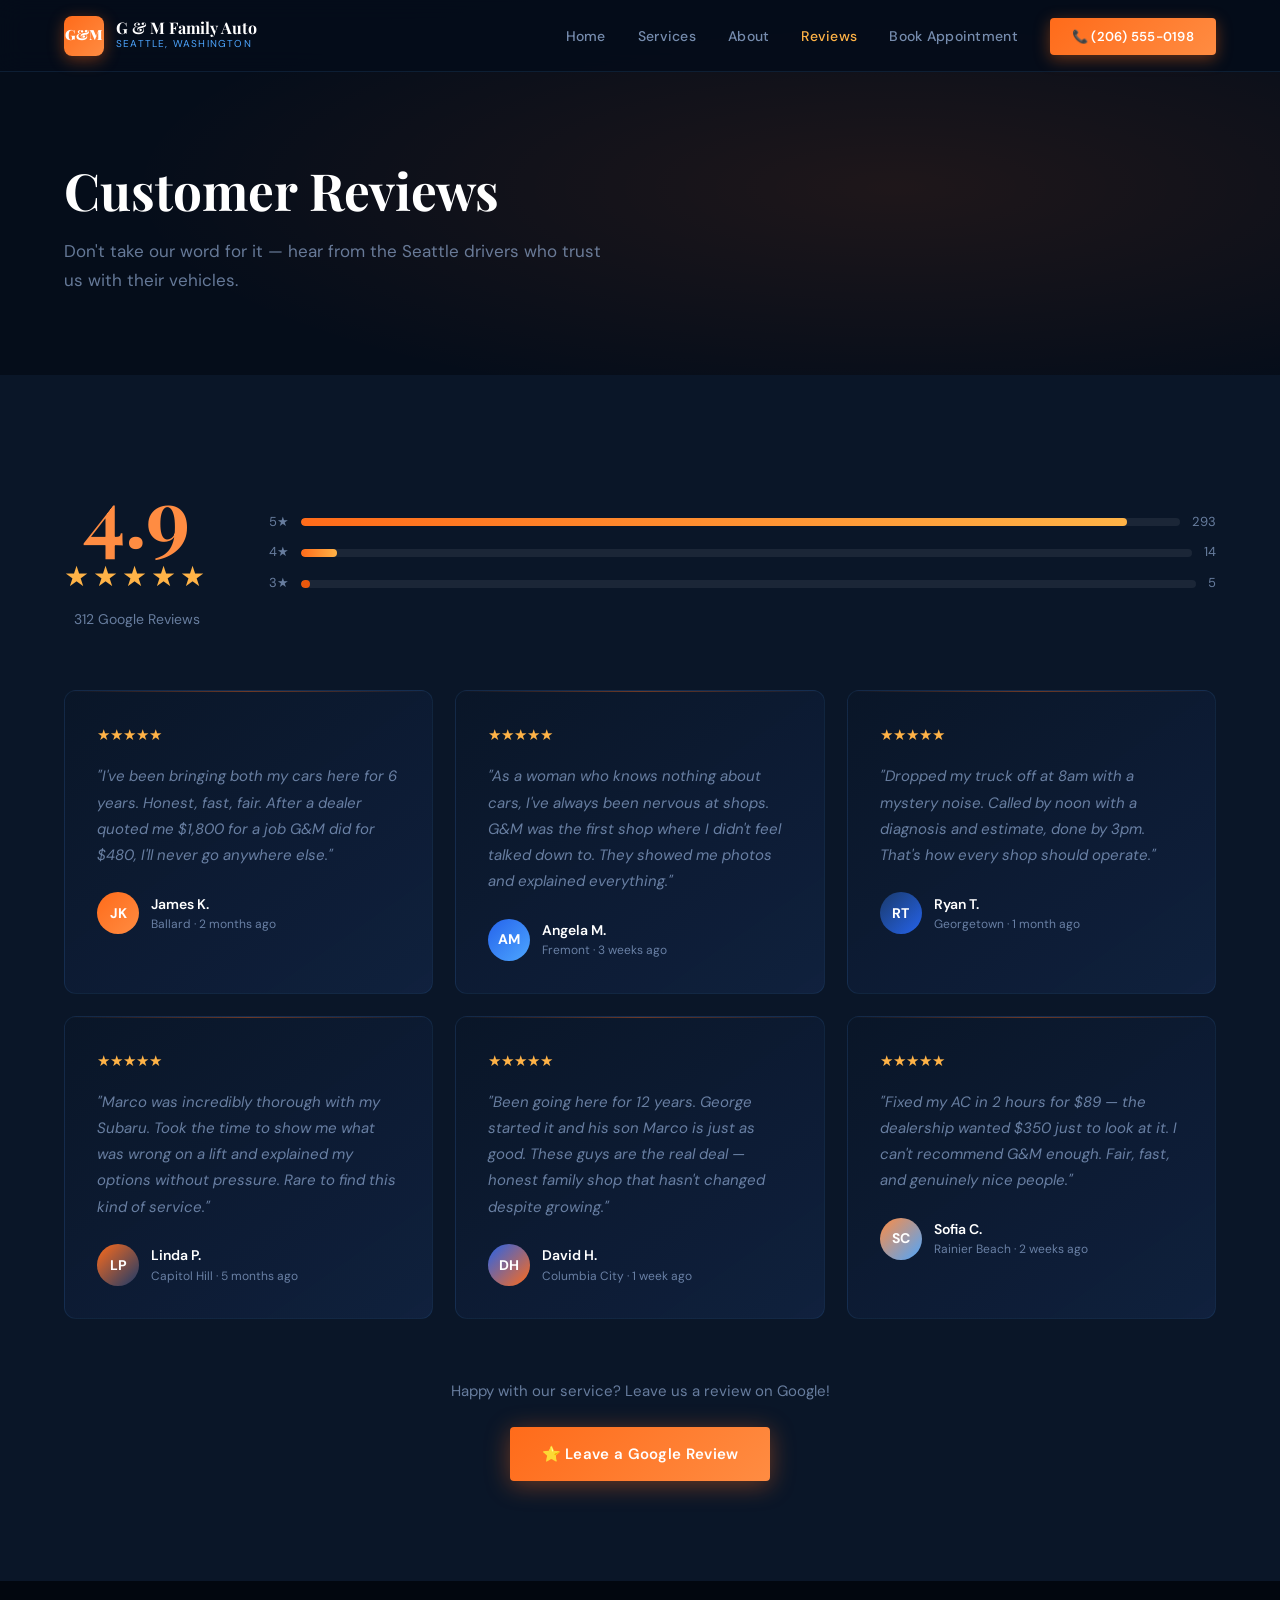
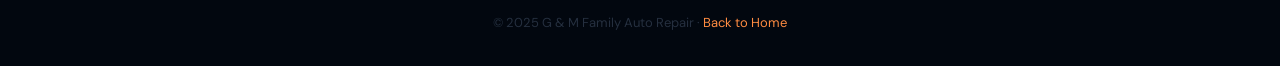
<file: pages/reviews.html>
<!DOCTYPE html>
<html lang="en">
<head>
  <meta charset="UTF-8" />
  <meta name="viewport" content="width=device-width, initial-scale=1.0" />
  <title>Reviews — G & M Family Auto Repair</title>
  <link rel="stylesheet" href="../css/style.css" />
</head>
<body>
<nav class="navbar" id="navbar">
  <div class="nav-logo">
    <div class="nav-logo-mark">G&M</div>
    <div class="nav-logo-text">
      <span class="nav-logo-name">G & M Family Auto</span>
      <span class="nav-logo-sub">Seattle, Washington</span>
    </div>
  </div>
  <ul class="nav-links" id="navLinks">
    <li><a href="../index.html">Home</a></li>
    <li><a href="services.html">Services</a></li>
    <li><a href="about.html">About</a></li>
    <li><a href="reviews.html" class="active">Reviews</a></li>
    <li><a href="../index.html#booking">Book Appointment</a></li>
    <li><a href="tel:+12065550198" class="nav-cta">📞 (206) 555-0198</a></li>
  </ul>
  <button class="hamburger" id="hamburger"><span></span><span></span><span></span></button>
</nav>

<section class="page-hero">
  <div class="page-hero-bg"></div>
  <h1>Customer Reviews</h1>
  <p>Don't take our word for it — hear from the Seattle drivers who trust us with their vehicles.</p>
</section>

<section class="section reviews-section" style="background:var(--navy-800);">
  <div class="section-inner">

    <!-- Rating summary -->
    <div style="display:flex;align-items:center;gap:60px;margin-bottom:60px;flex-wrap:wrap;" class="fade-up">
      <div style="text-align:center;">
        <div style="font-family:'Playfair Display',serif;font-size:80px;color:var(--orange-400);line-height:1;font-weight:700;">4.9</div>
        <div style="color:var(--orange-300);font-size:28px;letter-spacing:4px;">★★★★★</div>
        <div style="color:var(--text-light);font-size:14px;margin-top:8px;">312 Google Reviews</div>
      </div>
      <div style="flex:1;min-width:200px;">
        <div style="display:flex;flex-direction:column;gap:10px;">
          <div style="display:flex;align-items:center;gap:12px;">
            <span style="font-size:13px;color:var(--text-light);width:20px;">5★</span>
            <div style="flex:1;height:8px;background:rgba(255,255,255,0.07);border-radius:100px;overflow:hidden;">
              <div style="width:94%;height:100%;background:linear-gradient(90deg,var(--orange-500),var(--orange-300));border-radius:100px;"></div>
            </div>
            <span style="font-size:13px;color:var(--text-light);">293</span>
          </div>
          <div style="display:flex;align-items:center;gap:12px;">
            <span style="font-size:13px;color:var(--text-light);width:20px;">4★</span>
            <div style="flex:1;height:8px;background:rgba(255,255,255,0.07);border-radius:100px;overflow:hidden;">
              <div style="width:4%;height:100%;background:linear-gradient(90deg,var(--orange-500),var(--orange-300));border-radius:100px;"></div>
            </div>
            <span style="font-size:13px;color:var(--text-light);">14</span>
          </div>
          <div style="display:flex;align-items:center;gap:12px;">
            <span style="font-size:13px;color:var(--text-light);width:20px;">3★</span>
            <div style="flex:1;height:8px;background:rgba(255,255,255,0.07);border-radius:100px;overflow:hidden;">
              <div style="width:1%;height:100%;background:var(--orange-600);border-radius:100px;"></div>
            </div>
            <span style="font-size:13px;color:var(--text-light);">5</span>
          </div>
        </div>
      </div>
    </div>

    <div class="reviews-grid">
      <div class="review-card fade-up">
        <div class="review-stars">★★★★★</div>
        <p class="review-text">"I've been bringing both my cars here for 6 years. Honest, fast, fair. After a dealer quoted me $1,800 for a job G&M did for $480, I'll never go anywhere else."</p>
        <div class="review-author">
          <div class="review-initials" style="background:linear-gradient(135deg,#FF6B1A,#FF8C42);">JK</div>
          <div><div class="review-name">James K.</div><div class="review-location">Ballard · 2 months ago</div></div>
        </div>
      </div>
      <div class="review-card fade-up">
        <div class="review-stars">★★★★★</div>
        <p class="review-text">"As a woman who knows nothing about cars, I've always been nervous at shops. G&M was the first shop where I didn't feel talked down to. They showed me photos and explained everything."</p>
        <div class="review-author">
          <div class="review-initials" style="background:linear-gradient(135deg,#2563EB,#4DA6FF);">AM</div>
          <div><div class="review-name">Angela M.</div><div class="review-location">Fremont · 3 weeks ago</div></div>
        </div>
      </div>
      <div class="review-card fade-up">
        <div class="review-stars">★★★★★</div>
        <p class="review-text">"Dropped my truck off at 8am with a mystery noise. Called by noon with a diagnosis and estimate, done by 3pm. That's how every shop should operate."</p>
        <div class="review-author">
          <div class="review-initials" style="background:linear-gradient(135deg,#1A3A6B,#2563EB);">RT</div>
          <div><div class="review-name">Ryan T.</div><div class="review-location">Georgetown · 1 month ago</div></div>
        </div>
      </div>
      <div class="review-card fade-up">
        <div class="review-stars">★★★★★</div>
        <p class="review-text">"Marco was incredibly thorough with my Subaru. Took the time to show me what was wrong on a lift and explained my options without pressure. Rare to find this kind of service."</p>
        <div class="review-author">
          <div class="review-initials" style="background:linear-gradient(135deg,#FF6B1A,#1A3A6B);">LP</div>
          <div><div class="review-name">Linda P.</div><div class="review-location">Capitol Hill · 5 months ago</div></div>
        </div>
      </div>
      <div class="review-card fade-up">
        <div class="review-stars">★★★★★</div>
        <p class="review-text">"Been going here for 12 years. George started it and his son Marco is just as good. These guys are the real deal — honest family shop that hasn't changed despite growing."</p>
        <div class="review-author">
          <div class="review-initials" style="background:linear-gradient(135deg,#2563EB,#FF6B1A);">DH</div>
          <div><div class="review-name">David H.</div><div class="review-location">Columbia City · 1 week ago</div></div>
        </div>
      </div>
      <div class="review-card fade-up">
        <div class="review-stars">★★★★★</div>
        <p class="review-text">"Fixed my AC in 2 hours for $89 — the dealership wanted $350 just to look at it. I can't recommend G&M enough. Fair, fast, and genuinely nice people."</p>
        <div class="review-author">
          <div class="review-initials" style="background:linear-gradient(135deg,#FF8C42,#4DA6FF);">SC</div>
          <div><div class="review-name">Sofia C.</div><div class="review-location">Rainier Beach · 2 weeks ago</div></div>
        </div>
      </div>
    </div>

    <div style="text-align:center;margin-top:60px;" class="fade-up">
      <p style="color:var(--text-light);font-size:15px;margin-bottom:24px;">Happy with our service? Leave us a review on Google!</p>
      <a href="#" class="btn-primary" style="display:inline-flex;">⭐ Leave a Google Review</a>
    </div>
  </div>
</section>

<div class="toast" id="toast"><span>✅</span><span class="toast-msg">Done!</span></div>
<footer style="background:#02070f;padding:32px 5%;text-align:center;">
  <div style="color:rgba(180,210,255,0.2);font-size:13px;">© 2025 G & M Family Auto Repair · <a href="../index.html" style="color:var(--orange-400);">Back to Home</a></div>
</footer>
<script src="../js/main.js"></script>
</body>
</html>
</file>
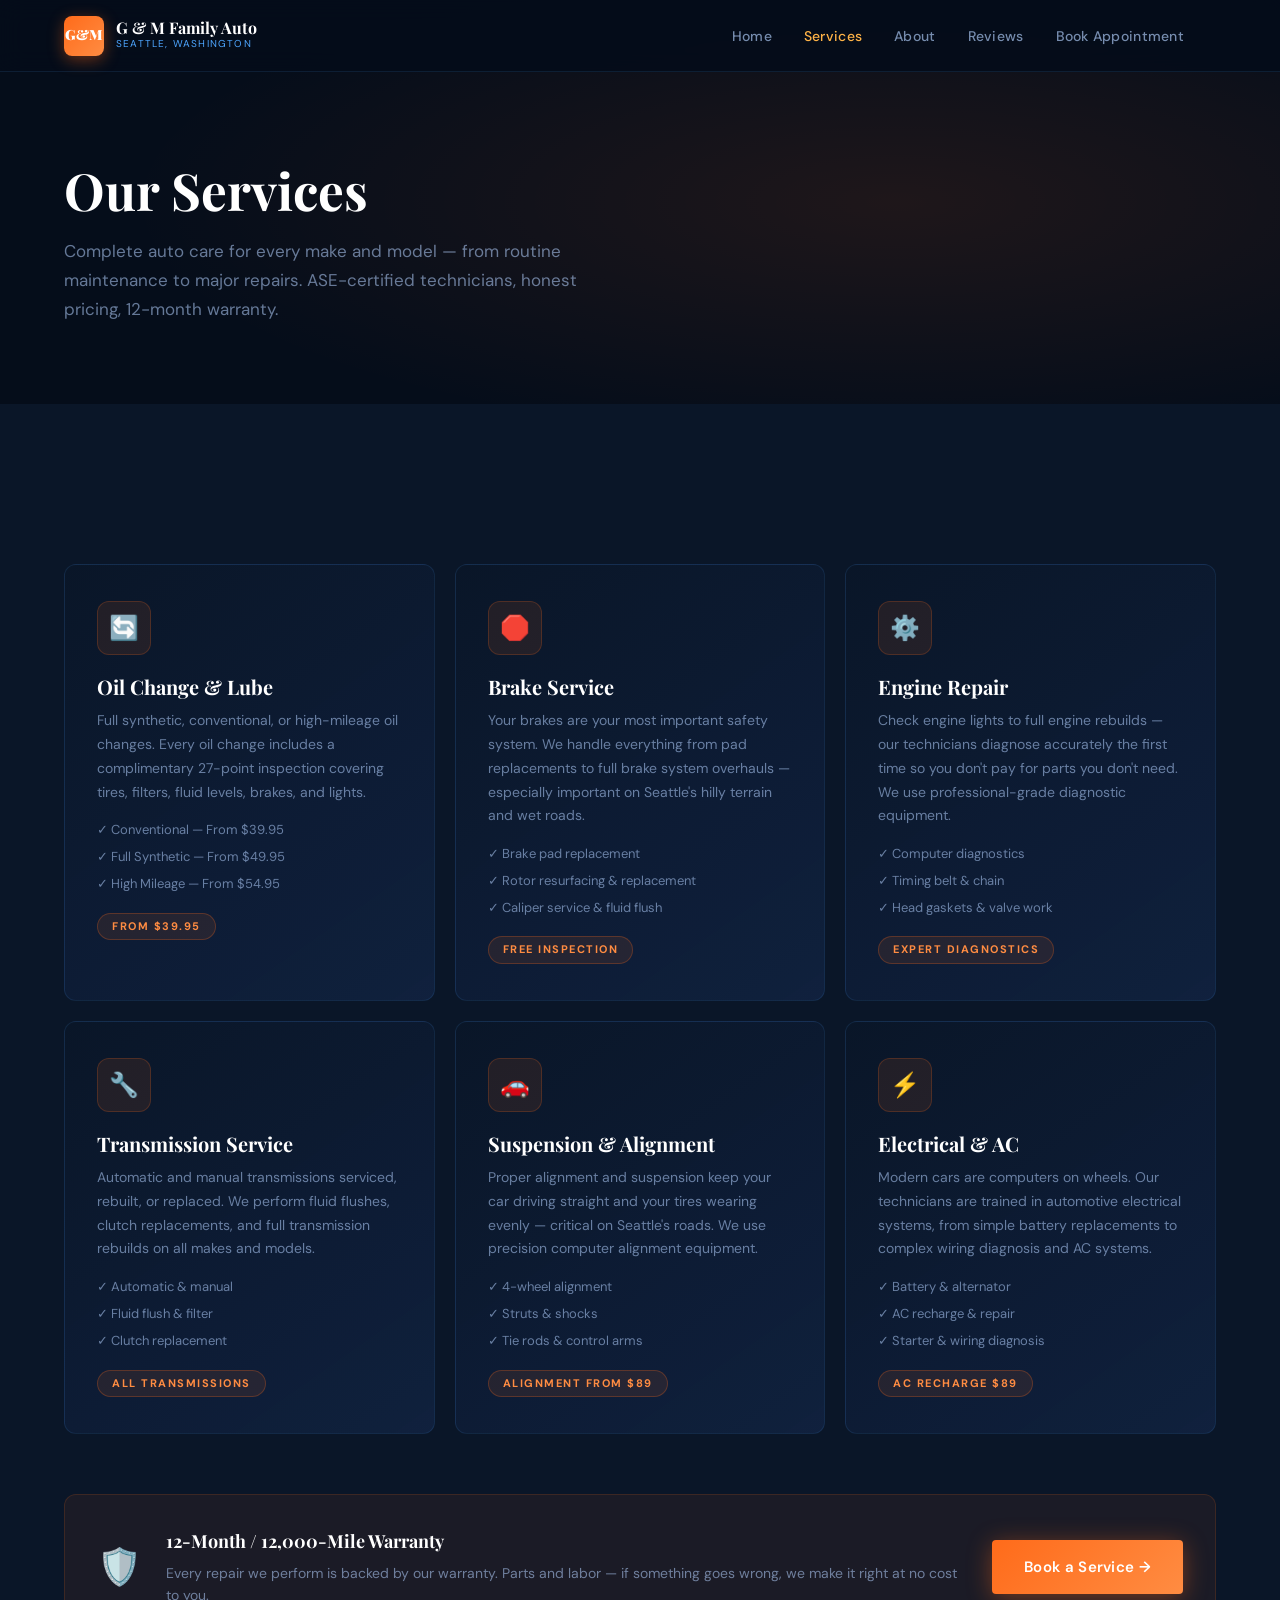
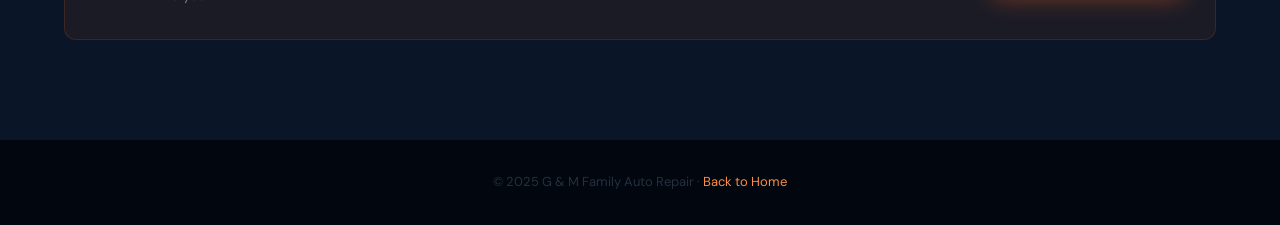
<file: pages/services.html>
<!DOCTYPE html>
<html lang="en">
<head>
  <meta charset="UTF-8" />
  <meta name="viewport" content="width=device-width, initial-scale=1.0" />
  <title>Services — G & M Family Auto Repair</title>
  <link rel="stylesheet" href="../css/style.css" />
</head>
<body>
<nav class="navbar" id="navbar">
  <div class="nav-logo">
    <div class="nav-logo-mark">G&M</div>
    <div class="nav-logo-text">
      <span class="nav-logo-name">G & M Family Auto</span>
      <span class="nav-logo-sub">Seattle, Washington</span>
    </div>
  </div>
  <ul class="nav-links" id="navLinks">
    <li><a href="../index.html">Home</a></li>
    <li><a href="services.html" class="active">Services</a></li>
    <li><a href="about.html">About</a></li>
    <li><a href="reviews.html">Reviews</a></li>
    <li><a href="../index.html#booking">Book Appointment</a></li>
    <li></li>
  </ul>
  <button class="hamburger" id="hamburger"><span></span><span></span><span></span></button>
</nav>

<section class="page-hero">
  <div class="page-hero-bg"></div>
  <h1>Our Services</h1>
  <p>Complete auto care for every make and model — from routine maintenance to major repairs. ASE-certified technicians, honest pricing, 12-month warranty.</p>
</section>

<section class="section services-section" style="background:var(--navy-800);">
  <div class="section-inner">
    <div class="services-grid">

      <div class="service-card fade-up">
        <div class="service-icon">🔄</div>
        <h3>Oil Change & Lube</h3>
        <p>Full synthetic, conventional, or high-mileage oil changes. Every oil change includes a complimentary 27-point inspection covering tires, filters, fluid levels, brakes, and lights.</p>
        <div style="margin-top:16px;display:flex;flex-direction:column;gap:6px;">
          <div style="font-size:13px;color:var(--text-light);">✓ Conventional — From $39.95</div>
          <div style="font-size:13px;color:var(--text-light);">✓ Full Synthetic — From $49.95</div>
          <div style="font-size:13px;color:var(--text-light);">✓ High Mileage — From $54.95</div>
        </div>
        <span class="service-price">From $39.95</span>
      </div>

      <div class="service-card fade-up">
        <div class="service-icon">🛑</div>
        <h3>Brake Service</h3>
        <p>Your brakes are your most important safety system. We handle everything from pad replacements to full brake system overhauls — especially important on Seattle's hilly terrain and wet roads.</p>
        <div style="margin-top:16px;display:flex;flex-direction:column;gap:6px;">
          <div style="font-size:13px;color:var(--text-light);">✓ Brake pad replacement</div>
          <div style="font-size:13px;color:var(--text-light);">✓ Rotor resurfacing & replacement</div>
          <div style="font-size:13px;color:var(--text-light);">✓ Caliper service & fluid flush</div>
        </div>
        <span class="service-price">Free Inspection</span>
      </div>

      <div class="service-card fade-up">
        <div class="service-icon">⚙️</div>
        <h3>Engine Repair</h3>
        <p>Check engine lights to full engine rebuilds — our technicians diagnose accurately the first time so you don't pay for parts you don't need. We use professional-grade diagnostic equipment.</p>
        <div style="margin-top:16px;display:flex;flex-direction:column;gap:6px;">
          <div style="font-size:13px;color:var(--text-light);">✓ Computer diagnostics</div>
          <div style="font-size:13px;color:var(--text-light);">✓ Timing belt & chain</div>
          <div style="font-size:13px;color:var(--text-light);">✓ Head gaskets & valve work</div>
        </div>
        <span class="service-price">Expert Diagnostics</span>
      </div>

      <div class="service-card fade-up">
        <div class="service-icon">🔧</div>
        <h3>Transmission Service</h3>
        <p>Automatic and manual transmissions serviced, rebuilt, or replaced. We perform fluid flushes, clutch replacements, and full transmission rebuilds on all makes and models.</p>
        <div style="margin-top:16px;display:flex;flex-direction:column;gap:6px;">
          <div style="font-size:13px;color:var(--text-light);">✓ Automatic & manual</div>
          <div style="font-size:13px;color:var(--text-light);">✓ Fluid flush & filter</div>
          <div style="font-size:13px;color:var(--text-light);">✓ Clutch replacement</div>
        </div>
        <span class="service-price">All Transmissions</span>
      </div>

      <div class="service-card fade-up">
        <div class="service-icon">🚗</div>
        <h3>Suspension & Alignment</h3>
        <p>Proper alignment and suspension keep your car driving straight and your tires wearing evenly — critical on Seattle's roads. We use precision computer alignment equipment.</p>
        <div style="margin-top:16px;display:flex;flex-direction:column;gap:6px;">
          <div style="font-size:13px;color:var(--text-light);">✓ 4-wheel alignment</div>
          <div style="font-size:13px;color:var(--text-light);">✓ Struts & shocks</div>
          <div style="font-size:13px;color:var(--text-light);">✓ Tie rods & control arms</div>
        </div>
        <span class="service-price">Alignment from $89</span>
      </div>

      <div class="service-card fade-up">
        <div class="service-icon">⚡</div>
        <h3>Electrical & AC</h3>
        <p>Modern cars are computers on wheels. Our technicians are trained in automotive electrical systems, from simple battery replacements to complex wiring diagnosis and AC systems.</p>
        <div style="margin-top:16px;display:flex;flex-direction:column;gap:6px;">
          <div style="font-size:13px;color:var(--text-light);">✓ Battery & alternator</div>
          <div style="font-size:13px;color:var(--text-light);">✓ AC recharge & repair</div>
          <div style="font-size:13px;color:var(--text-light);">✓ Starter & wiring diagnosis</div>
        </div>
        <span class="service-price">AC Recharge $89</span>
      </div>

    </div>

    <div style="margin-top:60px;background:rgba(255,107,26,0.07);border:1px solid rgba(255,107,26,0.15);border-radius:12px;padding:32px;display:flex;align-items:center;gap:24px;flex-wrap:wrap;" class="fade-up">
      <div style="font-size:36px;">🛡️</div>
      <div style="flex:1;">
        <div style="color:white;font-weight:700;font-size:18px;font-family:'Playfair Display',serif;margin-bottom:6px;">12-Month / 12,000-Mile Warranty</div>
        <div style="color:var(--text-light);font-size:14px;">Every repair we perform is backed by our warranty. Parts and labor — if something goes wrong, we make it right at no cost to you.</div>
      </div>
      <a href="../index.html#booking" class="btn-primary">Book a Service →</a>
    </div>
  </div>
</section>

<div class="toast" id="toast"><span>✅</span><span class="toast-msg">Done!</span></div>
<footer style="background:#02070f;padding:32px 5%;text-align:center;">
  <div style="color:rgba(180,210,255,0.2);font-size:13px;">© 2025 G & M Family Auto Repair · <a href="../index.html" style="color:var(--orange-400);">Back to Home</a></div>
</footer>
<script src="../js/main.js"></script>
</body>
</html>
</file>
<file: css/style.css>
@import url('https://fonts.googleapis.com/css2?family=Playfair+Display:wght@400;600;700;900&family=DM+Sans:wght@300;400;500;600&display=swap');

:root {
  --navy-900: #050D1A;
  --navy-800: #0A1628;
  --navy-700: #112240;
  --navy-600: #1A3A6B;
  --navy-500: #2563EB;
  --navy-400: #4DA6FF;
  --navy-300: #93C5FD;
  --orange-900: #7C2D00;
  --orange-800: #9A3412;
  --orange-700: #C2410C;
  --orange-600: #EA580C;
  --orange-500: #FF6B1A;
  --orange-400: #FF8C42;
  --orange-300: #FFB347;
  --cream: #F0F6FF;
  --white: #ffffff;
  --text-dark: #050D1A;
  --text-mid: #1A3A6B;
  --text-light: rgba(180,210,255,0.55);
  --shadow-soft: 0 4px 24px rgba(5,13,26,0.15);
  --shadow-med: 0 8px 40px rgba(5,13,26,0.3);
  --shadow-hard: 0 16px 64px rgba(5,13,26,0.5);
  --radius: 4px;
  --radius-lg: 12px;
  --transition: 0.3s cubic-bezier(0.4, 0, 0.2, 1);
}

*, *::before, *::after { box-sizing: border-box; margin: 0; padding: 0; }
html { scroll-behavior: smooth; font-size: 16px; }

body {
  font-family: 'DM Sans', sans-serif;
  background: var(--navy-900);
  color: var(--cream);
  line-height: 1.6;
  overflow-x: hidden;
}

h1, h2, h3, h4 { font-family: 'Playfair Display', serif; line-height: 1.2; }
a { text-decoration: none; color: inherit; }
img { max-width: 100%; display: block; }
button { cursor: pointer; border: none; font-family: 'DM Sans', sans-serif; }

/* ===== NAVBAR ===== */
.navbar {
  position: fixed; top: 0; left: 0; right: 0; z-index: 1000;
  background: rgba(5,13,26,0.92);
  backdrop-filter: blur(12px);
  border-bottom: 1px solid rgba(77,166,255,0.12);
  padding: 0 5%;
  display: flex; align-items: center; justify-content: space-between;
  height: 72px;
  transition: var(--transition);
}

.nav-logo { display: flex; align-items: center; gap: 12px; }

.nav-logo-mark {
  width: 40px; height: 40px;
  background: linear-gradient(135deg, var(--orange-500), var(--orange-400));
  border-radius: 8px;
  display: flex; align-items: center; justify-content: center;
  font-family: 'Playfair Display', serif;
  font-size: 14px; font-weight: 900; color: white;
  box-shadow: 0 4px 16px rgba(255,107,26,0.4);
}

.nav-logo-text { display: flex; flex-direction: column; }
.nav-logo-name { font-family: 'Playfair Display', serif; font-size: 16px; font-weight: 700; color: white; line-height: 1; }
.nav-logo-sub { font-size: 10px; color: var(--navy-400); letter-spacing: 0.12em; text-transform: uppercase; }

.nav-links { display: flex; align-items: center; gap: 32px; list-style: none; }

.nav-links a {
  color: rgba(180,210,255,0.65);
  font-size: 14px; font-weight: 500;
  letter-spacing: 0.02em;
  transition: var(--transition);
  position: relative;
}

.nav-links a::after {
  content: ''; position: absolute; bottom: -4px; left: 0; right: 0;
  height: 1px; background: var(--orange-500);
  transform: scaleX(0); transform-origin: right;
  transition: transform 0.3s ease;
}

.nav-links a:hover { color: white; }
.nav-links a:hover::after { transform: scaleX(1); transform-origin: left; }
.nav-links a.active { color: var(--orange-300); }

.nav-cta {
  background: linear-gradient(135deg, var(--orange-500), var(--orange-400)) !important;
  color: white !important; padding: 10px 22px;
  border-radius: var(--radius); font-weight: 600 !important;
  font-size: 13px !important; transition: var(--transition) !important;
  box-shadow: 0 4px 16px rgba(255,107,26,0.4);
}

.nav-cta:hover {
  box-shadow: 0 6px 28px rgba(255,107,26,0.6) !important;
  transform: translateY(-1px);
}

.nav-cta::after { display: none !important; }

.hamburger { display: none; flex-direction: column; gap: 5px; background: none; padding: 4px; }
.hamburger span { display: block; width: 24px; height: 2px; background: white; border-radius: 2px; transition: var(--transition); }

/* ===== HERO ===== */
.hero {
  min-height: 100vh;
  background: var(--navy-900);
  position: relative;
  display: flex; align-items: center;
  overflow: hidden;
  padding-top: 72px;
}

.hero-bg {
  position: absolute; inset: 0;
  background:
    radial-gradient(ellipse 70% 60% at 65% 40%, rgba(37,99,235,0.15) 0%, transparent 65%),
    radial-gradient(ellipse 40% 40% at 85% 70%, rgba(255,107,26,0.12) 0%, transparent 60%),
    linear-gradient(160deg, var(--navy-900) 0%, #02070f 100%);
}

.hero-grid {
  position: absolute; inset: 0; opacity: 0.03;
  background-image: linear-gradient(rgba(77,166,255,0.8) 1px, transparent 1px),
    linear-gradient(90deg, rgba(77,166,255,0.8) 1px, transparent 1px);
  background-size: 60px 60px;
}

.hero-content {
  position: relative; z-index: 2;
  max-width: 1200px; margin: 0 auto;
  padding: 80px 5%;
  display: grid; grid-template-columns: 1fr 1fr;
  align-items: center; gap: 80px;
}

.hero-badge {
  display: inline-flex; align-items: center; gap: 8px;
  background: rgba(255,107,26,0.1);
  border: 1px solid rgba(255,107,26,0.25);
  padding: 6px 14px; border-radius: 100px;
  margin-bottom: 24px;
}

.hero-badge-dot {
  width: 7px; height: 7px;
  background: var(--orange-500); border-radius: 50%;
  animation: pulse 2s infinite;
}

@keyframes pulse { 0%,100%{opacity:1;transform:scale(1)} 50%{opacity:0.6;transform:scale(0.85)} }

.hero-badge span { font-size: 12px; color: var(--orange-300); letter-spacing: 0.1em; text-transform: uppercase; font-weight: 500; }

.hero-title { font-size: clamp(38px,4.5vw,62px); color: white; font-weight: 900; margin-bottom: 24px; line-height: 1.1; }
.hero-title .accent { color: var(--orange-400); }
.hero-title .blue { color: var(--navy-300); }

.hero-desc { font-size: 17px; color: var(--text-light); line-height: 1.75; margin-bottom: 40px; font-weight: 300; }

.hero-actions { display: flex; gap: 16px; flex-wrap: wrap; }

.btn-primary {
  background: linear-gradient(135deg, var(--orange-500), var(--orange-400));
  color: white; padding: 15px 32px;
  border-radius: var(--radius); font-weight: 600;
  font-size: 15px; letter-spacing: 0.02em;
  box-shadow: 0 4px 24px rgba(255,107,26,0.4);
  transition: var(--transition);
  display: inline-flex; align-items: center; gap: 8px;
}

.btn-primary:hover { transform: translateY(-2px); box-shadow: 0 8px 32px rgba(255,107,26,0.55); }

.btn-outline {
  background: rgba(77,166,255,0.08);
  color: var(--navy-400);
  padding: 14px 30px; border-radius: var(--radius);
  border: 1px solid rgba(77,166,255,0.25);
  font-weight: 500; font-size: 15px;
  transition: var(--transition);
  display: inline-flex; align-items: center; gap: 8px;
}

.btn-outline:hover { background: rgba(77,166,255,0.16); border-color: rgba(77,166,255,0.5); color: white; }

.hero-stats {
  display: flex; gap: 32px; margin-top: 52px;
  padding-top: 32px; border-top: 1px solid rgba(77,166,255,0.1);
}

.hero-stat-num { font-family: 'Playfair Display', serif; font-size: 32px; font-weight: 700; color: var(--orange-400); }
.hero-stat-label { font-size: 12px; color: var(--text-light); letter-spacing: 0.08em; text-transform: uppercase; margin-top: 2px; }

/* Hero visual */
.hero-visual { position: relative; }

.hero-card-stack { position: relative; height: 420px; }

.hero-card {
  position: absolute;
  background: rgba(255,255,255,0.04);
  border: 1px solid rgba(77,166,255,0.12);
  border-radius: var(--radius-lg);
  backdrop-filter: blur(10px);
  padding: 24px;
  transition: var(--transition);
}

.hero-card:hover { transform: translateY(-4px); }

.hero-card-main {
  width: 100%; top: 0; left: 0;
  background: linear-gradient(145deg, rgba(10,22,40,0.95), rgba(17,34,64,0.9));
  box-shadow: var(--shadow-hard);
}

.hero-card-badge {
  display: inline-block;
  background: linear-gradient(135deg, var(--orange-500), var(--orange-400));
  color: white; padding: 4px 12px;
  border-radius: 4px; font-size: 11px;
  letter-spacing: 0.08em; text-transform: uppercase;
  margin-bottom: 16px; font-weight: 700;
  box-shadow: 0 4px 12px rgba(255,107,26,0.35);
}

.hero-card-title { font-family: 'Playfair Display', serif; color: white; font-size: 20px; font-weight: 600; margin-bottom: 8px; }
.hero-card-desc { color: var(--text-light); font-size: 13px; line-height: 1.6; }

.hero-card-metrics { display: grid; grid-template-columns: 1fr 1fr; gap: 12px; margin-top: 20px; }

.metric-box { background: rgba(0,0,0,0.25); border-radius: 8px; padding: 12px; }
.metric-val { font-family: 'Playfair Display', serif; color: var(--orange-300); font-size: 22px; font-weight: 700; }
.metric-label { color: var(--text-light); font-size: 11px; text-transform: uppercase; letter-spacing: 0.06em; margin-top: 2px; }

.hero-card-float {
  width: 190px; bottom: 20px; right: 0;
  background: rgba(255,107,26,0.1);
  border-color: rgba(255,107,26,0.25);
  animation: float 4s ease-in-out infinite;
}

@keyframes float { 0%,100%{transform:translateY(0)} 50%{transform:translateY(-10px)} }

.hero-card-float2 {
  width: 170px; bottom: 110px; left: -20px;
  background: rgba(77,166,255,0.08);
  border-color: rgba(77,166,255,0.2);
  animation: float 5s ease-in-out infinite 1s;
}

/* ===== TRUST BAR ===== */
.trust-bar {
  background: rgba(10,22,40,0.9);
  border-top: 1px solid rgba(77,166,255,0.1);
  border-bottom: 1px solid rgba(77,166,255,0.1);
  padding: 22px 5%;
  position: relative; z-index: 1;
}

.trust-inner {
  max-width: 1200px; margin: 0 auto;
  display: flex; align-items: center; justify-content: space-between;
  gap: 20px; flex-wrap: wrap;
}

.trust-item { display: flex; align-items: center; gap: 10px; color: var(--text-light); font-size: 13px; font-weight: 500; }
.trust-item svg { color: var(--orange-400); flex-shrink: 0; }
.trust-divider { width: 1px; height: 22px; background: rgba(77,166,255,0.12); }

/* ===== SECTIONS ===== */
.section { padding: 100px 5%; position: relative; z-index: 1; }
.section-inner { max-width: 1200px; margin: 0 auto; }

.section-label { display: inline-flex; align-items: center; gap: 10px; margin-bottom: 16px; }
.section-label-line { width: 32px; height: 2px; background: var(--orange-500); }
.section-label span { font-size: 12px; color: var(--orange-400); letter-spacing: 0.14em; text-transform: uppercase; font-weight: 600; }

.section-title { font-size: clamp(28px,3.5vw,44px); color: white; margin-bottom: 16px; }
.section-desc { font-size: 17px; color: var(--text-light); line-height: 1.75; max-width: 560px; }

/* ===== SERVICES ===== */
.services-section { background: var(--navy-800); }

.services-grid { display: grid; grid-template-columns: repeat(3,1fr); gap: 20px; margin-top: 60px; }

.service-card {
  background: linear-gradient(145deg, rgba(10,22,40,0.95), rgba(17,34,64,0.9));
  border: 1px solid rgba(77,166,255,0.12);
  border-radius: var(--radius-lg); padding: 36px 32px;
  position: relative; overflow: hidden;
  transition: var(--transition);
}

.service-card::before {
  content: ''; position: absolute; top: 0; left: 0; right: 0; height: 3px;
  background: linear-gradient(90deg, var(--orange-500), var(--orange-300));
  transform: scaleX(0); transform-origin: left;
  transition: transform 0.4s ease;
}

.service-card:hover { transform: translateY(-4px); border-color: rgba(255,107,26,0.3); box-shadow: 0 12px 40px rgba(0,0,0,0.4); }
.service-card:hover::before { transform: scaleX(1); }

.service-icon {
  width: 54px; height: 54px;
  background: rgba(255,107,26,0.1);
  border: 1px solid rgba(255,107,26,0.2);
  border-radius: 12px;
  display: flex; align-items: center; justify-content: center;
  font-size: 24px; margin-bottom: 20px;
  transition: var(--transition);
}

.service-card:hover .service-icon { background: rgba(255,107,26,0.2); box-shadow: 0 0 20px rgba(255,107,26,0.3); }

.service-card h3 { font-size: 20px; color: white; margin-bottom: 10px; }
.service-card p { font-size: 14px; color: var(--text-light); line-height: 1.7; }

.service-price {
  display: inline-block; margin-top: 18px;
  font-size: 11px; font-weight: 700; letter-spacing: 1.5px; text-transform: uppercase;
  color: var(--orange-400);
  background: rgba(255,107,26,0.1);
  border: 1px solid rgba(255,107,26,0.25);
  border-radius: 100px; padding: 4px 14px;
}

/* ===== PROCESS ===== */
.process-section { background: var(--navy-900); }

.process-steps {
  display: grid; grid-template-columns: repeat(4,1fr);
  gap: 0; margin-top: 64px; position: relative;
}

.process-steps::before {
  content: ''; position: absolute; top: 27px;
  left: calc(12.5% + 20px); right: calc(12.5% + 20px); height: 1px;
  background: repeating-linear-gradient(90deg, rgba(255,107,26,0.4) 0, rgba(255,107,26,0.4) 8px, transparent 8px, transparent 16px);
}

.process-step { text-align: center; padding: 0 20px; }

.process-circle {
  width: 56px; height: 56px; border-radius: 50%;
  background: linear-gradient(135deg, var(--orange-500), var(--orange-400));
  color: white; font-family: 'Playfair Display', serif;
  font-size: 22px; font-weight: 700;
  display: flex; align-items: center; justify-content: center;
  margin: 0 auto 22px; position: relative; z-index: 1;
  box-shadow: 0 0 30px rgba(255,107,26,0.4);
}

.process-step h3 { font-size: 19px; color: white; margin-bottom: 10px; }
.process-step p { font-size: 13px; color: var(--text-light); line-height: 1.65; }

/* ===== WHY US ===== */
.why-section { background: var(--navy-800); }

.why-grid { display: grid; grid-template-columns: 1fr 1fr; gap: 80px; align-items: center; }

.why-list { list-style: none; display: flex; flex-direction: column; gap: 28px; margin-top: 40px; }

.why-item { display: flex; gap: 20px; align-items: flex-start; }

.why-num {
  font-family: 'Playfair Display', serif; font-size: 38px;
  color: var(--orange-500); opacity: 0.25; line-height: 1;
  flex-shrink: 0; width: 38px; font-weight: 700;
}

.why-title { font-weight: 600; font-size: 16px; color: white; margin-bottom: 5px; }
.why-desc { font-size: 14px; color: var(--text-light); line-height: 1.65; }

.why-card {
  background: linear-gradient(145deg, rgba(10,22,40,0.95), rgba(17,34,64,0.9));
  border: 1px solid rgba(77,166,255,0.12);
  border-radius: 20px; padding: 48px;
  position: relative; overflow: hidden;
  box-shadow: var(--shadow-hard);
}

.why-card::before { content: ''; position: absolute; top: -80px; right: -80px; width: 280px; height: 280px; background: radial-gradient(circle, rgba(255,107,26,0.2), transparent 70%); }
.why-card::after  { content: ''; position: absolute; bottom: -40px; left: -40px; width: 200px; height: 200px; background: radial-gradient(circle, rgba(37,99,235,0.15), transparent 70%); }

.why-stars { display: flex; gap: 4px; margin-bottom: 20px; position: relative; z-index: 1; }
.why-stars span { color: var(--orange-300); font-size: 20px; }

.why-quote { font-family: 'Playfair Display', serif; font-size: 26px; color: white; line-height: 1.4; position: relative; z-index: 1; font-style: italic; }
.why-quote strong { font-style: normal; color: var(--orange-400); }

.why-attr { margin-top: 28px; display: flex; align-items: center; gap: 14px; position: relative; z-index: 1; }

.why-avatar {
  width: 46px; height: 46px; border-radius: 50%;
  background: linear-gradient(135deg, var(--orange-500), var(--navy-500));
  display: flex; align-items: center; justify-content: center;
  font-family: 'Playfair Display', serif; font-size: 18px; color: white; font-weight: 700;
}

.why-name { font-weight: 600; color: white; font-size: 14px; }
.why-role { font-size: 12px; color: var(--text-light); }

.stat-pill {
  background: rgba(77,166,255,0.06);
  border: 1px solid rgba(77,166,255,0.12);
  border-radius: 14px; padding: 24px 28px;
  display: flex; gap: 18px; align-items: center; margin-top: 18px;
}

.stat-pill-num { font-family: 'Playfair Display', serif; font-size: 44px; color: var(--navy-400); line-height: 1; font-weight: 700; }
.stat-pill-label { font-size: 13px; color: var(--text-light); }
.stat-pill-label strong { display: block; font-size: 15px; color: white; font-weight: 600; margin-bottom: 3px; }

/* ===== REVIEWS ===== */
.reviews-section { background: rgba(10,22,40,0.8); }

.reviews-header { display: flex; justify-content: space-between; align-items: flex-end; flex-wrap: wrap; gap: 20px; margin-bottom: 60px; }

.reviews-rating { text-align: right; }
.reviews-rating-num { font-family: 'Playfair Display', serif; font-size: 44px; color: var(--orange-400); line-height: 1; }
.reviews-rating-stars { color: var(--orange-300); font-size: 18px; }
.reviews-rating-count { font-size: 12px; color: var(--text-light); margin-top: 2px; }

.reviews-grid { display: grid; grid-template-columns: repeat(3,1fr); gap: 22px; }

.review-card {
  background: linear-gradient(145deg, rgba(10,22,40,0.95), rgba(17,34,64,0.9));
  border: 1px solid rgba(77,166,255,0.1);
  border-radius: var(--radius-lg); padding: 32px;
  position: relative; overflow: hidden;
  transition: var(--transition);
}

.review-card::before { content: ''; position: absolute; top: 0; left: 0; right: 0; height: 1px; background: linear-gradient(90deg, transparent, rgba(255,107,26,0.4), transparent); }
.review-card:hover { transform: translateY(-4px); border-color: rgba(255,107,26,0.2); }

.review-stars { color: var(--orange-300); font-size: 15px; margin-bottom: 16px; }
.review-text { font-size: 15px; color: var(--text-light); line-height: 1.75; margin-bottom: 24px; font-style: italic; }

.review-author { display: flex; align-items: center; gap: 12px; }

.review-initials {
  width: 42px; height: 42px; border-radius: 50%;
  display: flex; align-items: center; justify-content: center;
  font-weight: 700; font-size: 14px; color: white; flex-shrink: 0;
}

.review-name { font-weight: 600; font-size: 14px; color: white; }
.review-location { font-size: 12px; color: var(--text-light); }

/* ===== ABOUT ===== */
.about-section { background: var(--navy-900); }

.about-grid { display: grid; grid-template-columns: 1fr 1fr; gap: 80px; align-items: center; }

.about-visual {
  background: linear-gradient(145deg, rgba(10,22,40,0.95), rgba(17,34,64,0.9));
  border: 1px solid rgba(77,166,255,0.12);
  border-radius: 20px; aspect-ratio: 4/3;
  display: flex; align-items: center; justify-content: center;
  position: relative; overflow: hidden;
  box-shadow: var(--shadow-hard);
}

.about-visual::before { content: ''; position: absolute; inset: 0; background: radial-gradient(ellipse at 40% 60%, rgba(37,99,235,0.2), transparent 70%); }

.about-year {
  position: absolute; top: 20px; right: 20px;
  background: linear-gradient(135deg, var(--orange-500), var(--orange-400));
  border-radius: 10px; padding: 16px 20px; text-align: center;
  box-shadow: 0 8px 28px rgba(255,107,26,0.4);
}

.about-year-num { font-family: 'Playfair Display', serif; font-size: 28px; color: white; line-height: 1; font-weight: 700; }
.about-year-label { font-size: 9px; color: rgba(255,255,255,0.7); text-transform: uppercase; letter-spacing: 2px; margin-top: 3px; }

.about-text { font-size: 16px; color: var(--text-light); line-height: 1.8; margin-top: 24px; }

.about-values { display: grid; grid-template-columns: 1fr 1fr; gap: 14px; margin-top: 36px; }

.about-val {
  background: rgba(77,166,255,0.04);
  border: 1px solid rgba(77,166,255,0.1);
  border-radius: 12px; padding: 18px;
  transition: var(--transition);
}

.about-val:hover { border-color: rgba(255,107,26,0.3); }

.about-val-icon { font-size: 22px; margin-bottom: 8px; }
.about-val h4 { font-size: 14px; font-weight: 600; color: white; margin-bottom: 4px; }
.about-val p { font-size: 12px; color: var(--text-light); line-height: 1.5; }

/* ===== BOOKING SECTION ===== */
.booking-section {
  background: linear-gradient(135deg, rgba(255,107,26,0.12) 0%, rgba(37,99,235,0.12) 100%);
  border-top: 1px solid rgba(255,107,26,0.2);
  border-bottom: 1px solid rgba(37,99,235,0.2);
  padding: 100px 5%; position: relative; z-index: 1;
}

.booking-section::before { content: ''; position: absolute; inset: 0; background: radial-gradient(ellipse at 50% 0%, rgba(255,107,26,0.1), transparent 60%); }

.booking-inner { max-width: 1200px; margin: 0 auto; display: grid; grid-template-columns: 1fr 1.4fr; gap: 80px; align-items: start; }

.booking-info { position: relative; z-index: 1; }

.booking-form-wrap {
  background: rgba(10,22,40,0.9);
  border: 1px solid rgba(77,166,255,0.15);
  border-radius: var(--radius-lg); padding: 40px;
  position: relative; z-index: 1;
  box-shadow: var(--shadow-hard);
  backdrop-filter: blur(10px);
}

.form-title { font-size: 24px; color: white; margin-bottom: 8px; }
.form-subtitle { font-size: 14px; color: var(--text-light); margin-bottom: 28px; }

.form-row { display: grid; grid-template-columns: 1fr 1fr; gap: 16px; }
.form-group { margin-bottom: 18px; }

.form-label { display: block; font-size: 12px; font-weight: 600; color: rgba(180,210,255,0.5); margin-bottom: 6px; letter-spacing: 0.08em; text-transform: uppercase; }

.form-input, .form-select, .form-textarea {
  width: 100%; padding: 12px 14px;
  background: rgba(255,255,255,0.06);
  border: 1px solid rgba(77,166,255,0.15);
  border-radius: var(--radius); font-family: 'DM Sans', sans-serif;
  font-size: 14px; color: white;
  transition: var(--transition); outline: none;
}

.form-input::placeholder, .form-textarea::placeholder { color: rgba(180,210,255,0.25); }
.form-input:focus, .form-select:focus, .form-textarea:focus { border-color: var(--orange-500); box-shadow: 0 0 0 3px rgba(255,107,26,0.15); }
.form-select option { background: var(--navy-800); color: white; }
.form-textarea { resize: vertical; min-height: 100px; }

.btn-submit {
  width: 100%; padding: 15px;
  background: linear-gradient(135deg, var(--orange-500), var(--orange-400));
  color: white; border-radius: var(--radius);
  font-size: 15px; font-weight: 600;
  box-shadow: 0 4px 20px rgba(255,107,26,0.4);
  transition: var(--transition); letter-spacing: 0.03em;
}

.btn-submit:hover { transform: translateY(-2px); box-shadow: 0 8px 32px rgba(255,107,26,0.55); }

.contact-item { display: flex; align-items: center; gap: 12px; margin-bottom: 16px; }
.contact-icon {
  width: 38px; height: 38px; border-radius: 8px; flex-shrink: 0;
  background: rgba(255,107,26,0.12);
  display: flex; align-items: center; justify-content: center; font-size: 16px;
}
.contact-label { font-size: 11px; color: var(--text-light); text-transform: uppercase; letter-spacing: 0.08em; margin-bottom: 2px; }
.contact-value { font-size: 15px; font-weight: 500; color: white; }

/* ===== FOOTER ===== */
footer { background: #02070f; padding: 70px 5% 32px; position: relative; z-index: 1; }
.footer-inner { max-width: 1200px; margin: 0 auto; }

.footer-grid { display: grid; grid-template-columns: 2fr 1fr 1fr 1fr; gap: 60px; padding-bottom: 52px; border-bottom: 1px solid rgba(77,166,255,0.07); }

.footer-about p { color: rgba(180,210,255,0.35); font-size: 14px; line-height: 1.75; margin-top: 16px; max-width: 280px; }

.footer-hours { margin-top: 24px; }
.footer-hour-row { display: flex; justify-content: space-between; font-size: 13px; padding: 6px 0; border-bottom: 1px solid rgba(77,166,255,0.06); color: rgba(180,210,255,0.5); }
.footer-hour-row .day { color: rgba(180,210,255,0.3); }

.footer-col h4 { font-size: 10px; font-weight: 600; letter-spacing: 2.5px; text-transform: uppercase; color: rgba(180,210,255,0.3); margin-bottom: 20px; }
.footer-links { list-style: none; display: flex; flex-direction: column; gap: 11px; }
.footer-links a { font-size: 14px; color: rgba(180,210,255,0.5); transition: var(--transition); }
.footer-links a:hover { color: var(--orange-400); }

.footer-contact { display: flex; gap: 10px; font-size: 14px; color: rgba(180,210,255,0.5); margin-bottom: 12px; align-items: flex-start; }
.footer-contact svg { color: var(--orange-500); flex-shrink: 0; margin-top: 2px; }

.footer-bottom { display: flex; justify-content: space-between; padding-top: 28px; flex-wrap: wrap; gap: 10px; }
.footer-bottom p { font-size: 13px; color: rgba(180,210,255,0.2); }

/* ===== PAGE LAYOUTS ===== */
.page-hero { padding: 160px 5% 80px; background: var(--navy-900); position: relative; overflow: hidden; }
.page-hero-bg { position: absolute; inset: 0; background: radial-gradient(ellipse 60% 60% at 70% 50%, rgba(255,107,26,0.1), transparent); }
.page-hero h1 { color: white; font-size: clamp(32px,4vw,54px); position: relative; z-index: 1; }
.page-hero p { color: var(--text-light); font-size: 17px; max-width: 560px; margin-top: 16px; position: relative; z-index: 1; line-height: 1.7; }

/* ===== UTILITY ===== */
.fade-up { opacity: 1; transform: translateY(0); transition: opacity 0.7s ease, transform 0.7s ease; }
.fade-up.animate { opacity: 0; transform: translateY(32px); }
.fade-up.animate.visible { opacity: 1; transform: translateY(0); }

.divider { height: 1px; background: rgba(77,166,255,0.07); max-width: 1200px; margin: 0 auto; }

/* ===== MODAL ===== */
.modal-overlay {
  position: fixed; inset: 0; z-index: 2000;
  background: rgba(0,0,0,0.75); backdrop-filter: blur(4px);
  display: flex; align-items: center; justify-content: center;
  opacity: 0; pointer-events: none;
  transition: opacity 0.3s ease; padding: 20px;
}
.modal-overlay.open { opacity: 1; pointer-events: all; }
.modal {
  background: var(--navy-800); border: 1px solid rgba(77,166,255,0.15);
  border-radius: 16px; padding: 40px; max-width: 500px; width: 100%;
  transform: translateY(20px); transition: transform 0.3s ease;
  max-height: 90vh; overflow-y: auto; position: relative;
}
.modal-overlay.open .modal { transform: translateY(0); }
.modal h2 { font-size: 26px; color: white; margin-bottom: 8px; }
.modal p { color: var(--text-light); font-size: 14px; margin-bottom: 24px; }
.modal-close {
  position: absolute; top: 20px; right: 20px;
  background: rgba(255,255,255,0.08); border: none;
  width: 32px; height: 32px; border-radius: 50%;
  display: flex; align-items: center; justify-content: center;
  font-size: 16px; cursor: pointer; transition: var(--transition); color: white;
}
.modal-close:hover { background: rgba(255,255,255,0.15); }

/* ===== TOAST ===== */
.toast {
  position: fixed; bottom: 32px; right: 32px; z-index: 3000;
  background: var(--navy-700); color: white;
  padding: 14px 22px; border-radius: 10px;
  font-size: 14px; font-weight: 500;
  box-shadow: var(--shadow-med);
  transform: translateY(80px); opacity: 0;
  transition: all 0.4s cubic-bezier(0.4,0,0.2,1);
  display: flex; align-items: center; gap: 10px;
}
.toast.show { transform: translateY(0); opacity: 1; }

/* ===== STATUS PILLS ===== */
.status-pill { display: inline-block; padding: 3px 10px; border-radius: 100px; font-size: 11px; font-weight: 600; letter-spacing: 0.04em; }
.status-new     { background: rgba(255,107,26,0.2); color: var(--orange-300); }
.status-prog    { background: rgba(77,166,255,0.2); color: var(--navy-300); }
.status-done    { background: rgba(74,222,128,0.15); color: #86efac; }
.status-pending { background: rgba(251,191,36,0.15); color: #fde68a; }

/* ===== RESPONSIVE ===== */
@media(max-width:1024px) {
  .services-grid { grid-template-columns: repeat(2,1fr); }
  .reviews-grid { grid-template-columns: repeat(2,1fr); }
  .footer-grid { grid-template-columns: 1fr 1fr; }
}

@media(max-width:768px) {
  .nav-links { display: none; }
  .hamburger { display: flex; }
  .hero-content { grid-template-columns: 1fr; }
  .hero-visual { display: none; }
  .services-grid { grid-template-columns: 1fr; }
  .why-grid { grid-template-columns: 1fr; }
  .about-grid { grid-template-columns: 1fr; }
  .reviews-grid { grid-template-columns: 1fr; }
  .booking-inner { grid-template-columns: 1fr; }
  .process-steps { grid-template-columns: 1fr 1fr; gap: 30px; }
  .process-steps::before { display: none; }
  .footer-grid { grid-template-columns: 1fr; }
  .form-row { grid-template-columns: 1fr; }
  .hero-stats { flex-wrap: wrap; gap: 20px; }
  .about-values { grid-template-columns: 1fr; }
  .footer-bottom { flex-direction: column; gap: 8px; }
  .trust-inner { justify-content: flex-start; gap: 16px; }
  .trust-divider { display: none; }
}

@media(max-width:480px) {
  .process-steps { grid-template-columns: 1fr; }
}
</file>
